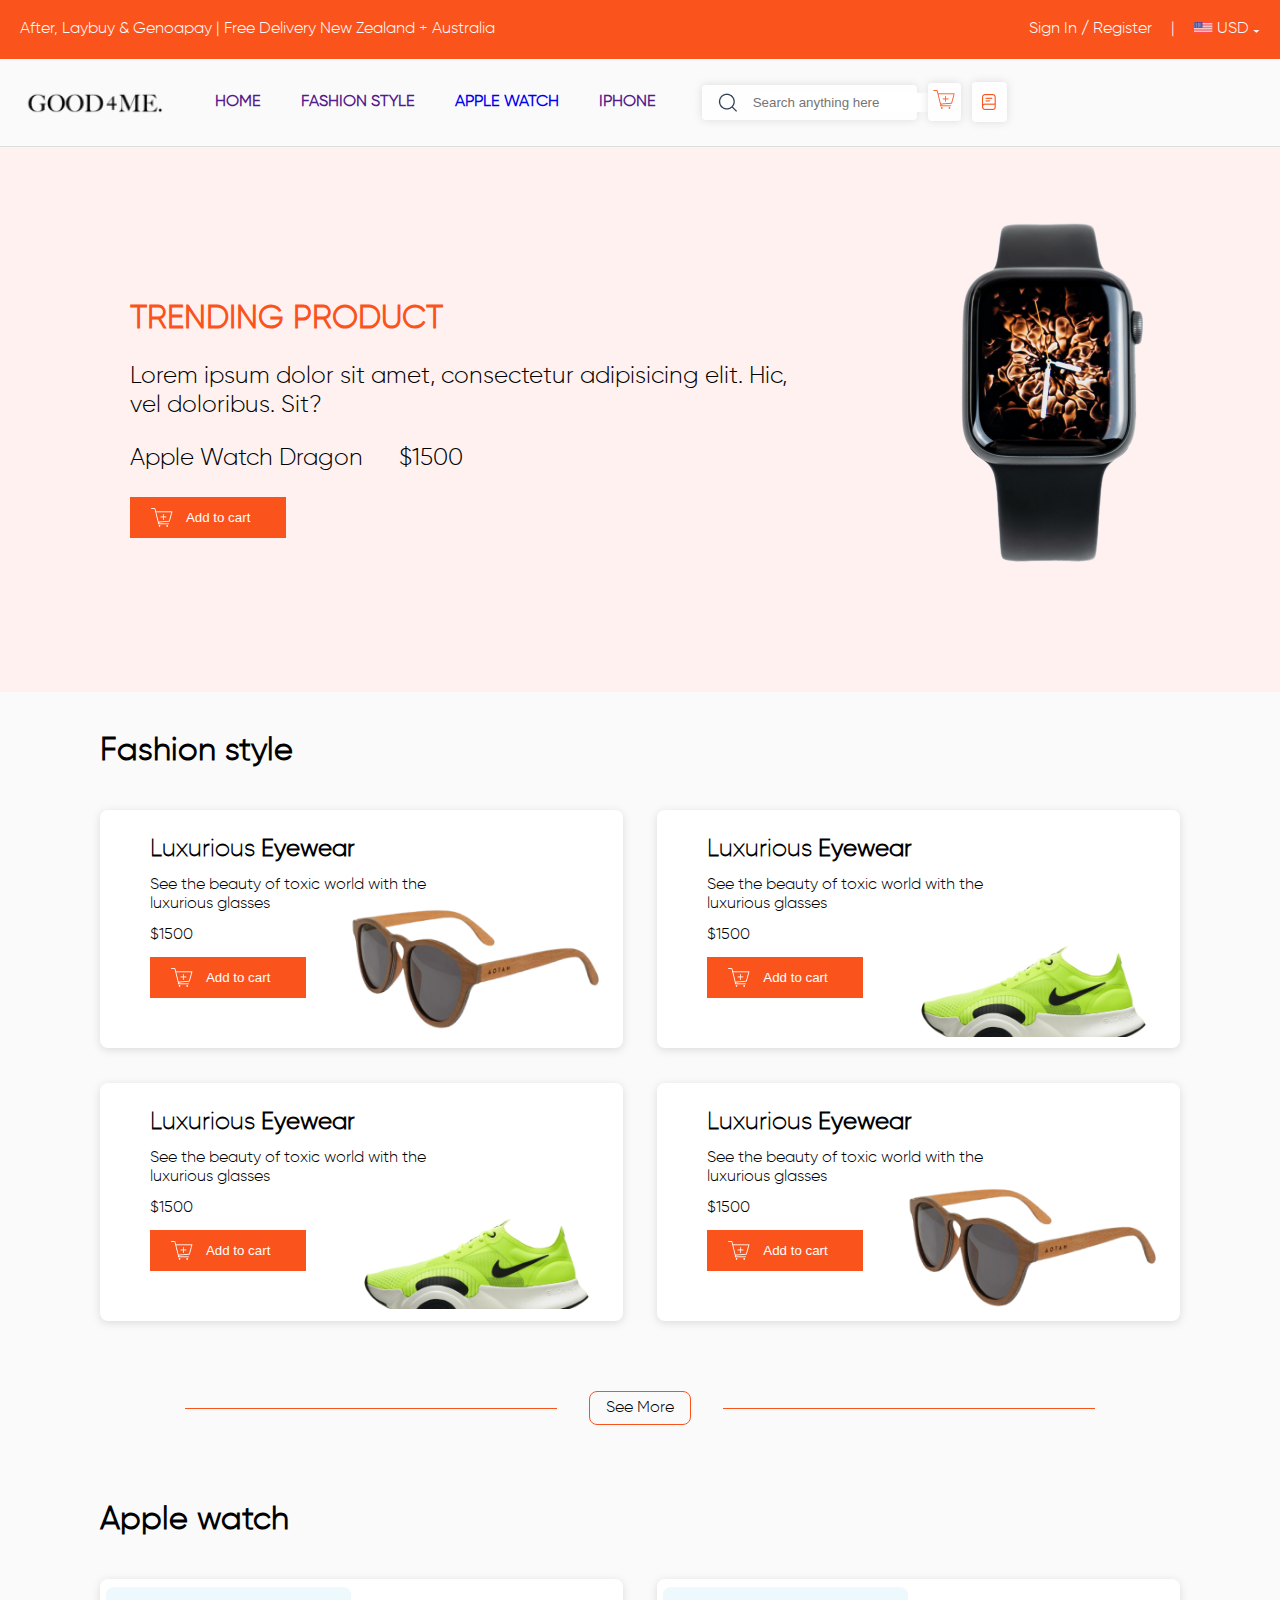
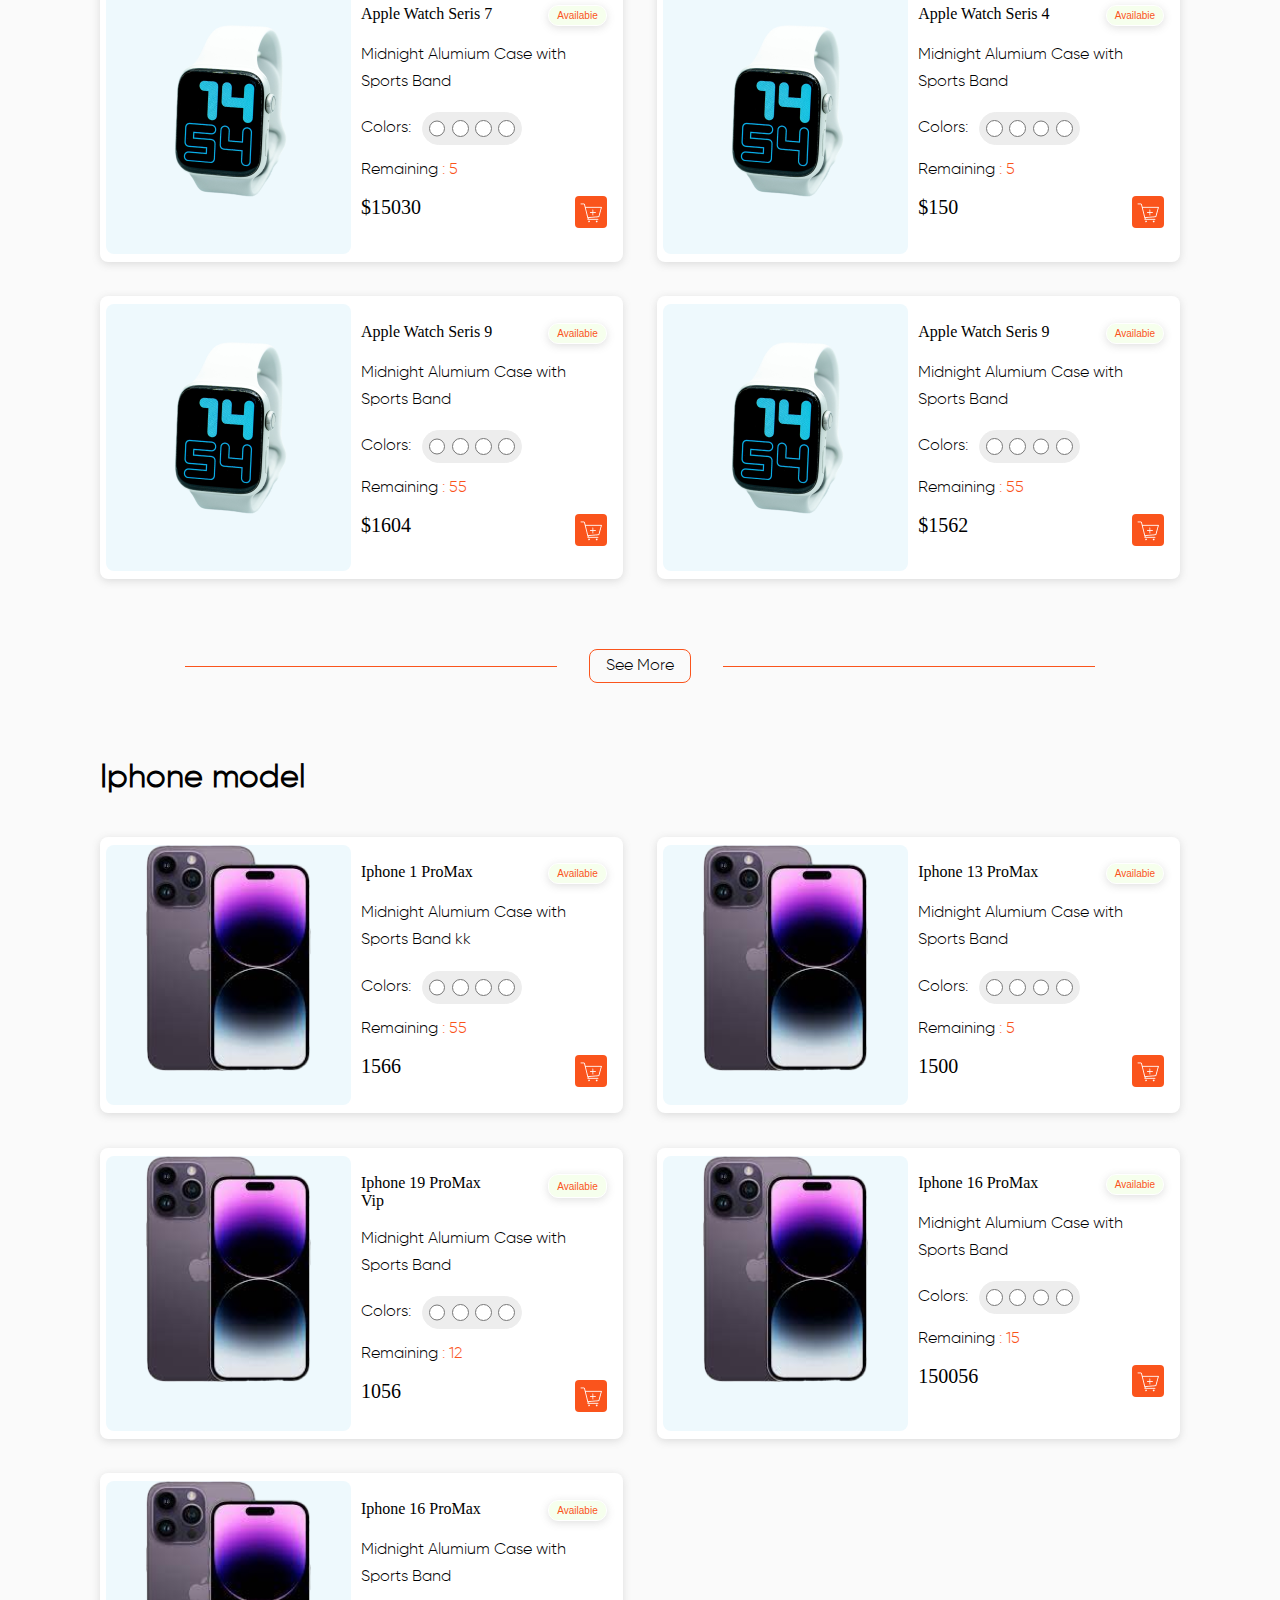
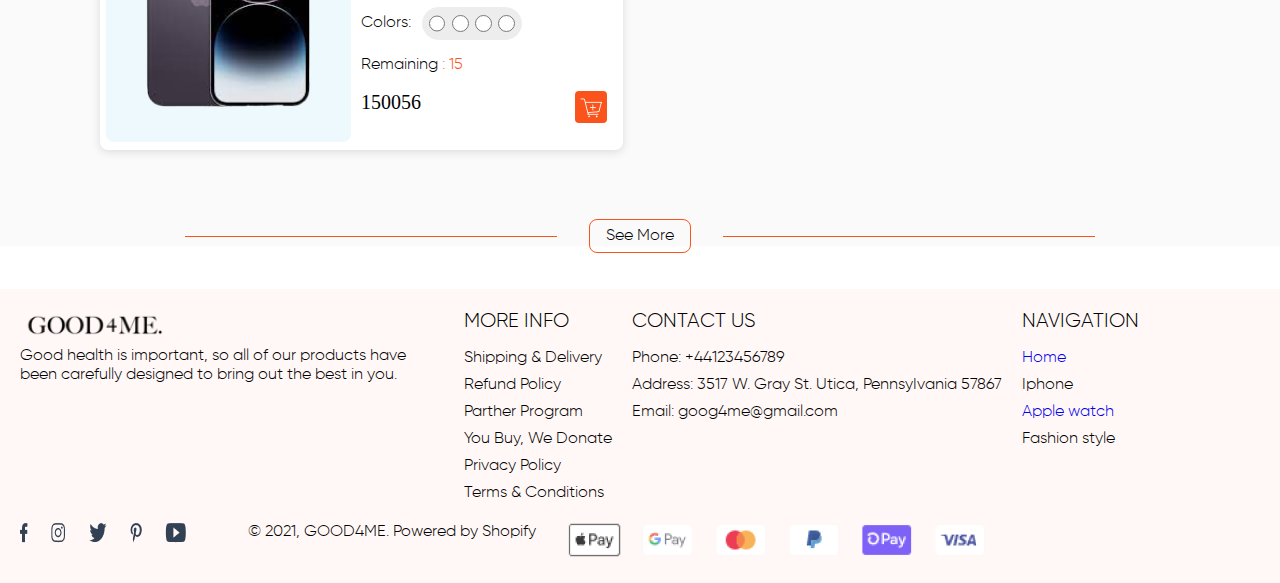
<file: index.html>
<!DOCTYPE html>
<html lang="en">
<head>
    <meta charset="UTF-8">
    <meta name="viewport" content="width=device-width, initial-scale=1.0">
    <title>Document</title>
    <link rel="stylesheet" href="styles.css">
    <link href='https://unpkg.com/boxicons@2.1.4/css/boxicons.min.css' rel='stylesheet'>
</head>
<body>
    <div class="header">
        <div class="header-wapper-top">
            <div class="container">
                <div class="headerTop">
                    <p class="container-title">
                        After, Laybuy & Genoapay | Free Delivery New Zealand + Australia
                    </p>
                    <div class="container-auth">
                        <a href="">Sign In</a>
                        <span>/</span>
                        <a href="">Register</a>
                        <span class="container-auth-gap"> | </span>
                        <img src="./image/Group 1.png" alt="">
                        <span>USD</span>
                        <a href="" class="muiten">
                            <img src="./image/Group.png" alt="">
                        </a>
                        
                    </div>
                </div>
            </div>
        </div>
        
        <div class="header-wapper-bottom">
            <div class="container">
                <div class="headerBottom">
                    <div class="logo">
                        <img src="./image/Logo_-_Good4Me_140x 1.png" alt="">
                    </div>
                    <nav class="nav-bar">
                        <ul>
                            <li class="nav-bar-item">
                                <a href="">HOME</a>
                            </li>
                            <li class="nav-bar-item">
                                <a href="">FASHION STYLE</a>
                            </li>
                            <li class="nav-bar-item">
                                <a href="category.html">APPLE WATCH</a>
                            </li>
                            <li class="nav-bar-item">
                                <a href="">IPHONE</a>
                            </li>
                        </ul>
                    </nav>
                    
                    <div class="search">
                        <div class="search-item">
                            <img class="search-img" src="./image/Group (1).png" alt="">
                        
                            <input type="search" name="" id="" placeholder="Search anything here">
                        </div>

                        <a href="mycart.html" class="cart-icon">
                            <img src="./image/add-cart.png" alt="">
                        </a>
                        
                        <a href="payment.html" class="book-icon">
                            <img src="./image/🦆 icon _book_.png" alt="">
                        </a>
                    </div>
                        
                            
                    
                        
                </div>
            </div>
        </div>
    </div>
        
    
    <main>
        <section class="trending">
            <div class="container-trending">
                <div class="trending-poduct">
                    <h1 class="trending-product-title">TRENDING PRODUCT</h1>
                    <p class="trending-product-desc">
                        Lorem ipsum dolor sit amet, consectetur adipisicing elit. Hic, vel doloribus. Sit?
                    </p>
                    <p class="trending-product-price">
                      Apple Watch Dragon &emsp; $1500  
                    </p>
                    <div class="btn-cart">
                        <img src="./image/add-cart-btn.png" alt="">
                        <button class="btn btn-primary">Add to cart</button>
                    </div>
                    
                </div>
                <div class="trending-image">
                    <img src="./image/Product image on slider.png" alt="">
                </div>
            </div>
            
        </section>

        <section class="product">
            <div class="container-product">
                <div class="fashion">
                    <h1 class="fashion-title">
                        <p>Fashion style</p>
                        
                    </h1>
                    
                    <div class="fashion-item">

                        <div class="fashion-item-box">
                            <h1 class="fashion-item-box-title">
                                <span>Luxurious</span> Eyewear
                            </h1>
                            <p class="fashion-item-box-desc">
                                See the beauty of toxic world with the luxurious glasses
                            </p>
                            <p class="fashion-item-box-price">$1500</p>
                            <div class="btn-cart">
                                <img src="./image/add-cart-btn.png" alt="">
                                <button class="btn btn-primary">Add to cart</button>
                            </div>
                            <div class="fashion-item-box-img">
                                <img src="./image/image 7.png" alt="">

                            </div>
                        </div>

                        <div class="fashion-item-box">
                            <h1 class="fashion-item-box-title">
                                <span>Luxurious</span> Eyewear
                            </h1>
                            <p class="fashion-item-box-desc">
                                See the beauty of toxic world with the luxurious glasses
                            </p>
                            <p class="fashion-item-box-price">$1500</p>
                            <div class="btn-cart">
                                <img src="./image/add-cart-btn.png" alt="">
                                <button class="btn btn-primary">Add to cart</button>
                            </div>
                            <img class="fashion-item-box-img" src="./image/unsplash_kP6knT7tjn4.png" alt="">
                        </div>

                        <div class="fashion-item-box">
                            <h1 class="fashion-item-box-title">
                                <span>Luxurious</span> Eyewear
                            </h1>
                            <p class="fashion-item-box-desc">
                                See the beauty of toxic world with the luxurious glasses
                            </p>
                            <p class="fashion-item-box-price">$1500</p>
                            <div class="btn-cart">
                                <img src="./image/add-cart-btn.png" alt="">
                                <button class="btn btn-primary">Add to cart</button>
                            </div>
                            <img class="fashion-item-box-img" src="./image/unsplash_kP6knT7tjn4.png" alt="">
                        </div>

                        <div class="fashion-item-box">
                            <h1 class="fashion-item-box-title">
                                <span>Luxurious</span> Eyewear
                            </h1>
                            <p class="fashion-item-box-desc">
                                See the beauty of toxic world with the luxurious glasses
                            </p>
                            <p class="fashion-item-box-price">$1500</p>
                            <div class="btn-cart">
                                <img src="./image/add-cart-btn.png" alt="">
                                <button class="btn btn-primary">Add to cart</button>
                            </div>
                            <img class="fashion-item-box-img" src="./image/image 7.png" alt="">
                        </div>
                        
                    </div>
                </div>

                <div class="see-more">
                    <a class="see-more-btn">See More</a>
                </div>
                
                <div class="fashion">
                    <h1 class="fashion-title">
                        <p>Apple watch</p>
                        
                    </h1>
                    
                    <div id="apple-item" class="apple-item">

                    </div>
                </div>

                <div class="see-more">
                    <a class="see-more-btn">See More</a>
                </div>

                <div class="fashion">
                    <h1 class="fashion-title">
                        <p>Iphone model</p>
                        
                    </h1>
                    
                    <div id="iphone-item" class="apple-item">

                        

                       
                        
                    </div>
                </div>

                <div class="see-more">
                    <a class="see-more-btn">See More</a>
                </div>
                
                
            </div>

        </section>
    </main>

    <footer>
        <div class="footer-container">
            <div class="footer-top">
                <div id="footer-top-width" class="footer-top-logo">
                    <img src="./image/Logo_-_Good4Me_140x 1.png" alt="">
                    <p>Good health is important, so all of our products have been carefully designed to bring out the best in you.</p>
                </div>
                <div id="footer-top-width" class="footer-top-more">
                    <p class="footer-top-more-title">MORE INFO</p>
                    <a>Shipping & Delivery</a>
                    <a>Refund Policy</a>
                    <a>Parther Program</a>
                    <a>You Buy, We Donate</a>
                    <a>Privacy Policy</a>
                    <a>Terms & Conditions</a>
                </div>
                <div id="footer-top-width" class="footer-top-more">
                    <p class="footer-top-more-title">CONTACT US</p>
                    <p>Phone: +44123456789</p>
                    <p>Address: 3517 W. Gray St. Utica, PennsyIvania 57867</p>
                    <p>Email: goog4me@gmail.com</p>
                </div>
                <div id="footer-top-width" class="footer-top-more">
                    <p class="footer-top-more-title">NAVIGATION</p>
                    <a href="home.html">Home</a>
                    <a>Iphone</a>
                    <a href="category.html">Apple watch</a>
                    <a>Fashion style</a>
                </div>
            </div>
        </div>
        <div class="footer-container">
            <div class="footer-bottom">
                <div class="footer-bottom-icon1">
                    <img src="./image/face.png" alt="">
                    <img src="./image/insta.png" alt="">
                    <img src="./image/twwiter.png" alt="">
                    <img src="./image/Group (2).png" alt="">
                    <img src="./image/youtobe.png" alt="">
                </div>
                <div class="footer-bottom-text">
                    <p>© 2021, GOOD4ME. Powered by Shopify</p>
                </div>
                <div class="footer-bottom-icon2">
                    <img src="./image/Screenshot-2021-01-26-at-2.46 1.png" alt="">
                </div>
            </div>
        </div>
    </footer>

    <script src="./home.js"></script>
</body>
</html>
</file>
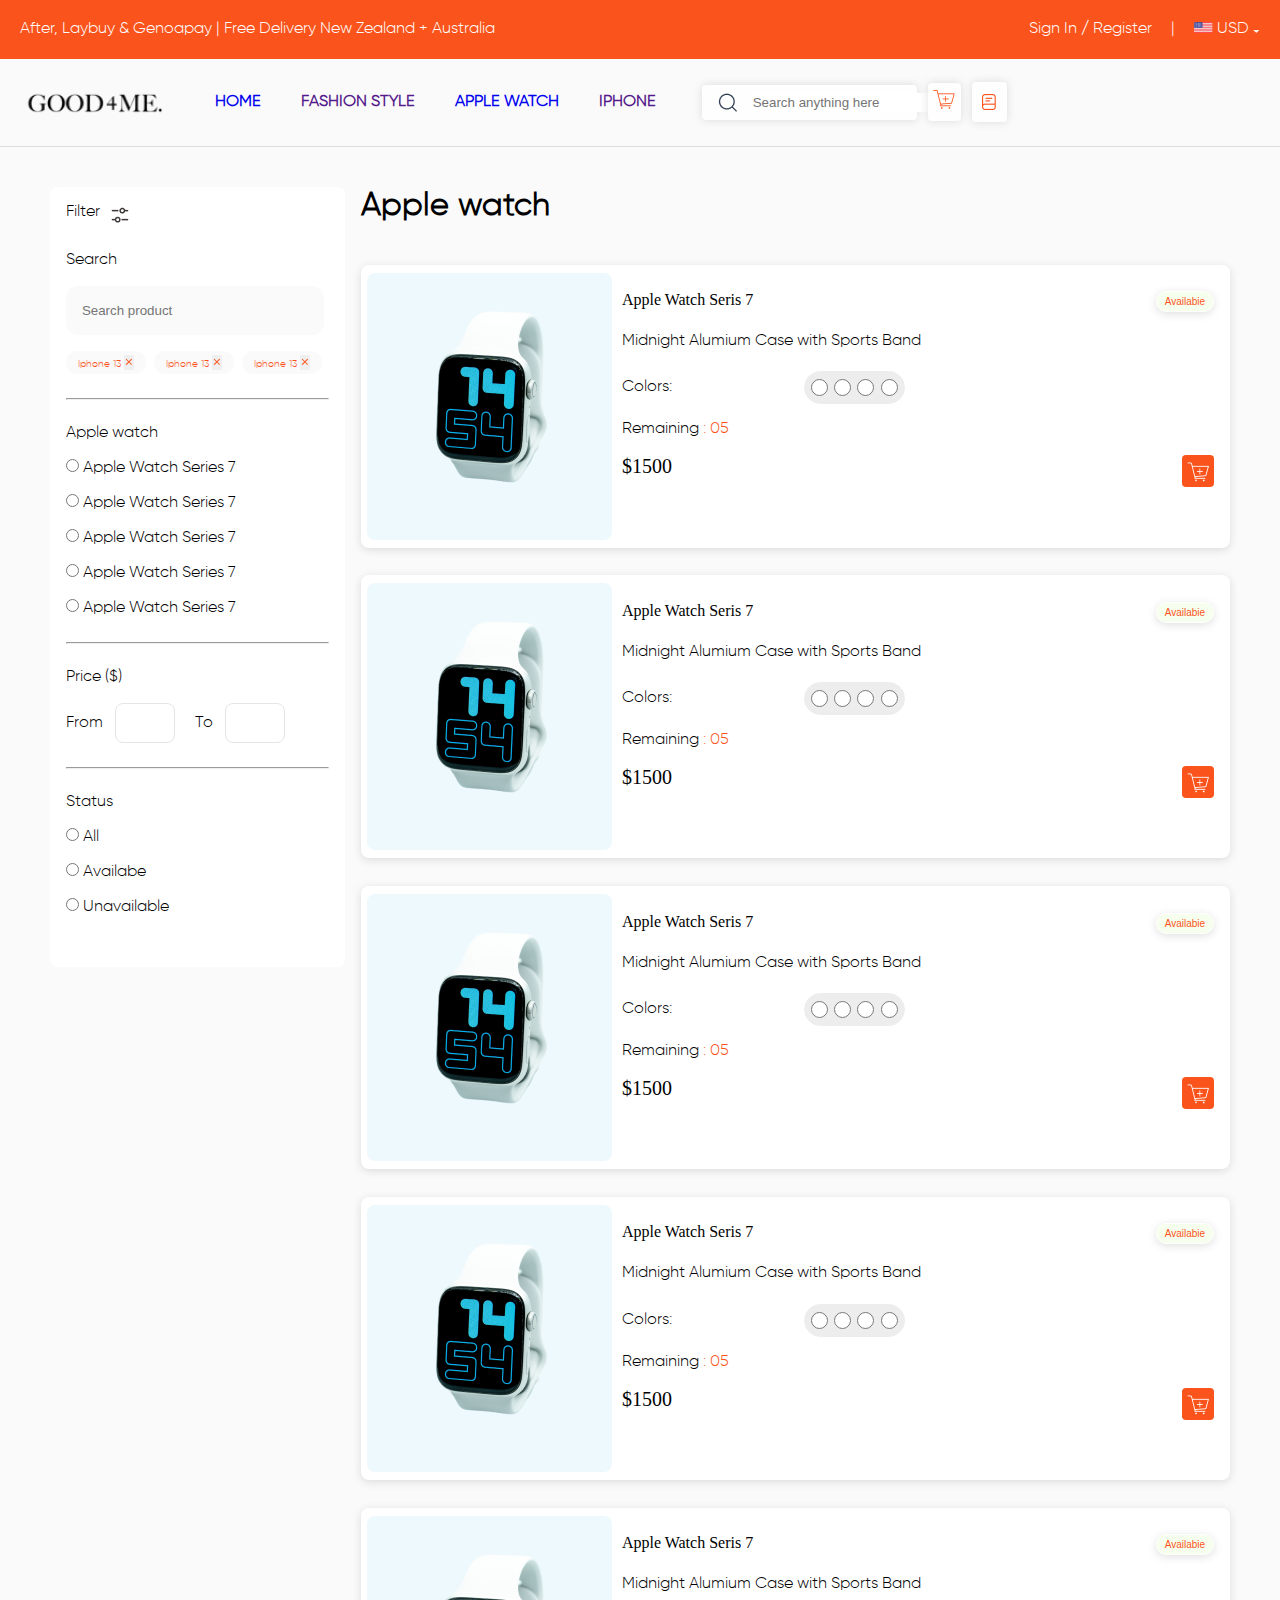
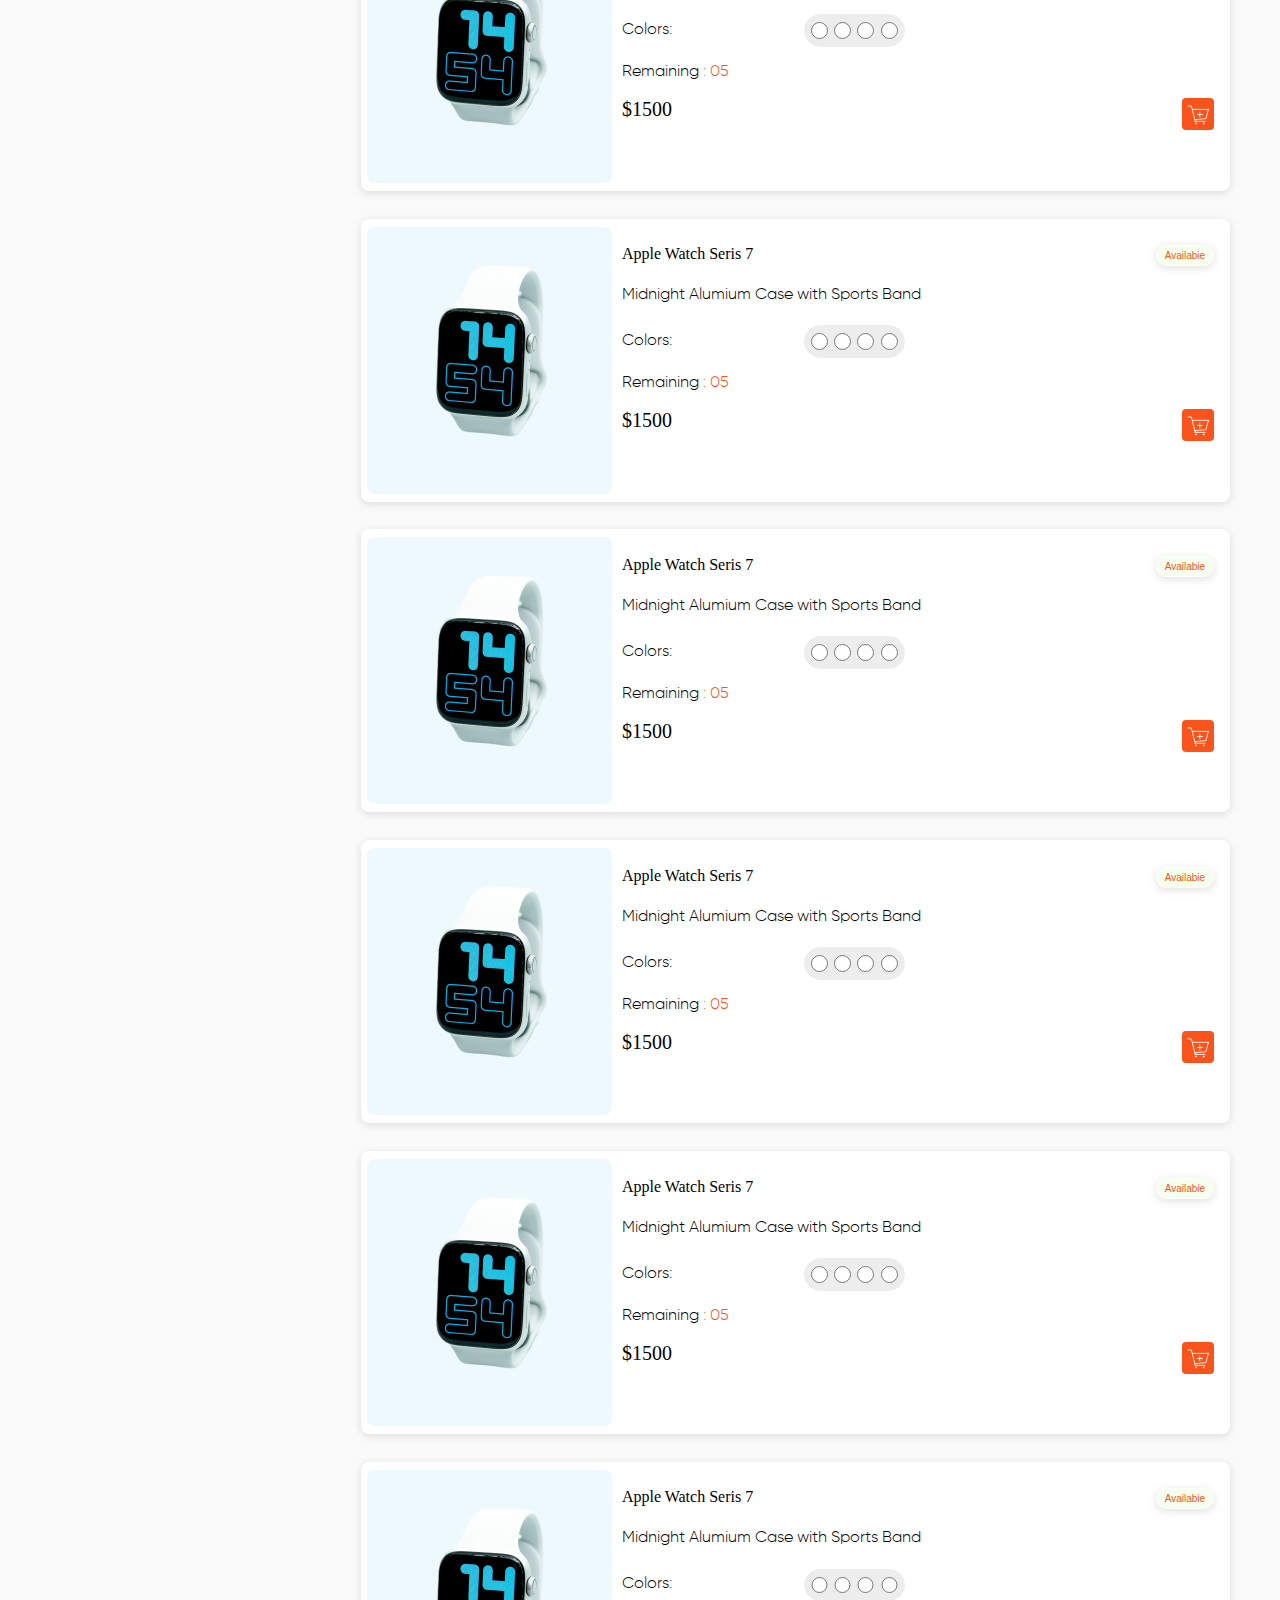
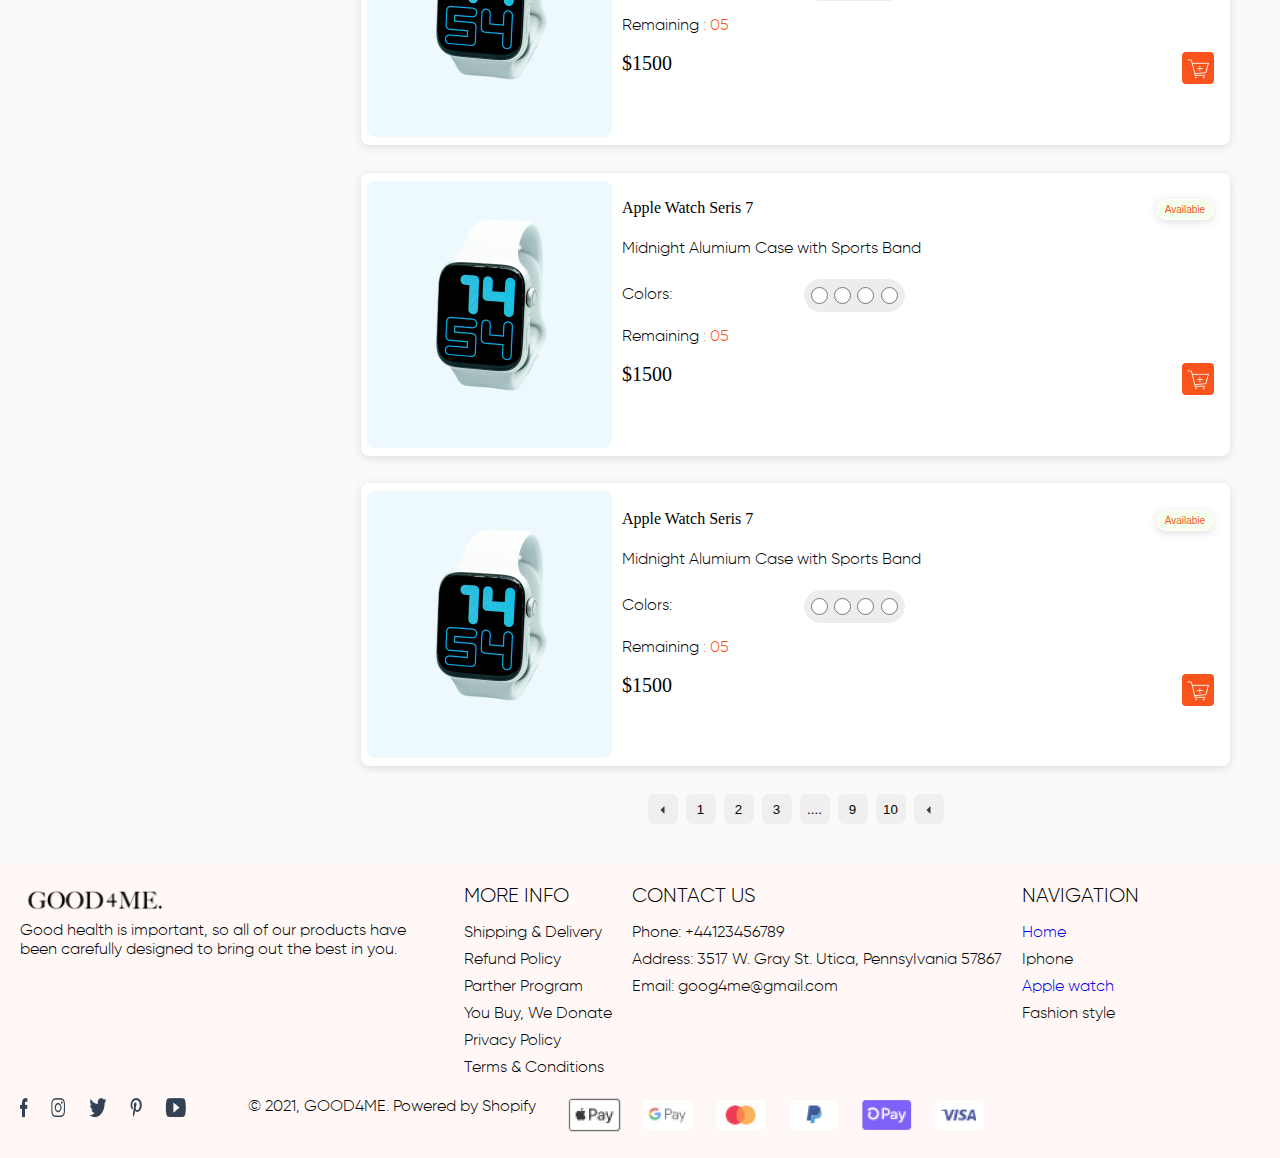
<file: category.html>
<!DOCTYPE html>
<html lang="en">
<head>
    <meta charset="UTF-8">
    <meta name="viewport" content="width=device-width, initial-scale=1.0">
    <title>Document</title>
    <link rel="stylesheet" href="styles.css">
    <link rel="stylesheet" href="category.css">
    <link href='https://unpkg.com/boxicons@2.1.4/css/boxicons.min.css' rel='stylesheet'>
</head>
<body>
    <div class="header">
        <div class="header-wapper-top">
            <div class="container">
                <div class="headerTop">
                    <p class="container-title">
                        After, Laybuy & Genoapay | Free Delivery New Zealand + Australia
                    </p>
                    <div class="container-auth">
                        <a href="">Sign In</a>
                        <span>/</span>
                        <a href="">Register</a>
                        <span class="container-auth-gap"> | </span>
                        <img src="./image/Group 1.png" alt="">
                        <span>USD</span>
                        <a href="" class="muiten">
                            <img src="./image/Group.png" alt="">
                        </a>
                        
                    </div>
                </div>
            </div>
        </div>
        
        <div class="header-wapper-bottom">
            <div class="container">
                <div class="headerBottom">
                    <div class="logo">
                        <img src="./image/Logo_-_Good4Me_140x 1.png" alt="">
                    </div>
                    <nav class="nav-bar">
                        <ul>
                            <li class="nav-bar-item">
                                <a href="home.html">HOME</a>
                            </li>
                            <li class="nav-bar-item">
                                <a href="">FASHION STYLE</a>
                            </li>
                            <li class="nav-bar-item">
                                <a href="category.html">APPLE WATCH</a>
                            </li>
                            <li class="nav-bar-item">
                                <a href="">IPHONE</a>
                            </li>
                        </ul>
                    </nav>
                    
                    <div class="search">
                        <div class="search-item">
                            <img class="search-img" src="./image/Group (1).png" alt="">
                        
                            <input type="search" name="" id="" placeholder="Search anything here">
                        </div>

                        <a href="" class="cart-icon">
                            <img src="./image/add-cart.png" alt="">
                        </a>
                        
                        <a href="payment.html" class="book-icon">
                            <img src="./image/🦆 icon _book_.png" alt="">
                        </a>
                    </div>
                        
                            
                    
                        
                </div>
            </div>
        </div>
    </div>

    <main>
        <section>
            <div class="category-container">
                <div class="category-filter">
                    <div class="category-filter-title">
                        <span>Filter</span>
                        <img src="./image/52.png" alt="">
                    </div>
                    
                    <div class="category-filter-search">
                        <p>Search</p>
                        <input type="search" name="" placeholder="Search product" id="">
                        <div class="category-filter-search-hint">
                            <div class="category-filter-search-hint-btn">
                                <span>Iphone 13</span>
                                <button>
                                    <img src="./image/68.png" alt="">
                                </button>
                            </div>
                            <div class="category-filter-search-hint-btn">
                                <span>Iphone 13</span>
                                <button>
                                    <img src="./image/68.png" alt="">
                                </button>
                            </div>
                            <div class="category-filter-search-hint-btn">
                                <span>Iphone 13</span>
                                <button>
                                    <img src="./image/68.png" alt="">
                                </button>
                            </div>
                            
                            
                        </div> 
                    </div>
                    

                    <hr>
                    
                    <div class="category-filter-apple">
                        <p>Apple watch</p>
                        <div>
                            <input type="radio" name="apple-series">
                            <span>Apple Watch Series 7</span>
                        </div>
                        <div>
                            <input type="radio" name="apple-series">
                            <span>Apple Watch Series 7</span>
                        </div>
                        <div>
                            <input type="radio" name="apple-series">
                            <span>Apple Watch Series 7</span>
                        </div>
                        <div>
                            <input type="radio" name="apple-series">
                            <span>Apple Watch Series 7</span>
                        </div>
                        <div>
                            <input type="radio" name="apple-series">
                            <span>Apple Watch Series 7</span>
                        </div>

                        
                    </div>

                    <hr>
                    
                    <div class="category-filter-price">
                        <p>Price ($)</p>
                        <div class="category-filter-price-from">
                            <span>From</span>
                            <input type="number">
                            <span>To</span>
                            <input type="number" name="" id="">
                        </div>
                    </div>

                    <hr>

                    <div class="category-filter-apple">
                        <p>Status</p>
                        <div>
                            <input type="radio" name="apple-series">
                            <span>All</span>
                        </div>
                        <div>
                            <input type="radio" name="apple-series">
                            <span>Availabe</span>
                        </div>
                        <div>
                            <input type="radio" name="apple-series">
                            <span>Unavailable</span>
                        </div>

                        
                    </div>

                </div>

                <div class="fashion">
                    <h1 class="fashion-title">
                        <p>Apple watch</p>
                        
                    </h1>
                    
                    <div class="apple-item">

                        <div class="apple-item-box">
                            <div class="app-item-box-image">
                                <img src="./image/unsplash_h1MnFsRI-_I.png" alt="">

                            </div>
                            <div class="apple-item-box-info">
                                <div class="apple-item-box-info-name">
                                    <p>Apple Watch Seris 7</p>
                                    <button>Availabie</button>
                                </div>
                                <p class="apple-item-box-info-desc">Midnight Alumium Case with Sports Band</p>
                                <div class="apple-item-box-info-color">
                                    <div class="apple-item-radio-title">
                                        <p>Colors: </p>
                                    </div>
                                    
                                    <div class="apple-item-radio">
                                        <input type="radio" name="apple-item-radio">
                                        <input type="radio" name="apple-item-radio">
                                        <input type="radio" name="apple-item-radio">
                                        <input type="radio" name="apple-item-radio">
                                    </div>
                                    <div style="width: 30%;">

                                    </div>
                                    
                                </div>
                                <p class="apple-item-box-info-remaining">Remaining <span>: 05</span></p>
                                <div class="apple-item-box-info-price">
                                    <p>$1500</p>
                                    <button class="apple-item-box-info-price-btn">
                                        <img src="./image/Shape.png" alt="">
                                    </button>
                                </div>
                            </div>
                        </div>
                        <div class="apple-item-box">
                            <div class="app-item-box-image">
                                <img src="./image/unsplash_h1MnFsRI-_I.png" alt="">

                            </div>
                            <div class="apple-item-box-info">
                                <div class="apple-item-box-info-name">
                                    <p>Apple Watch Seris 7</p>
                                    <button>Availabie</button>
                                </div>
                                <p class="apple-item-box-info-desc">Midnight Alumium Case with Sports Band</p>
                                <div class="apple-item-box-info-color">
                                    <div class="apple-item-radio-title">
                                        <p>Colors: </p>
                                    </div>
                                    
                                    <div class="apple-item-radio">
                                        <input type="radio" name="apple-item-radio">
                                        <input type="radio" name="apple-item-radio">
                                        <input type="radio" name="apple-item-radio">
                                        <input type="radio" name="apple-item-radio">
                                    </div>
                                    <div style="width: 30%;">

                                    </div>
                                    
                                </div>
                                <p class="apple-item-box-info-remaining">Remaining <span>: 05</span></p>
                                <div class="apple-item-box-info-price">
                                    <p>$1500</p>
                                    <button class="apple-item-box-info-price-btn">
                                        <img src="./image/Shape.png" alt="">
                                    </button>
                                </div>
                            </div>
                        </div>
                        <div class="apple-item-box">
                            <div class="app-item-box-image">
                                <img src="./image/unsplash_h1MnFsRI-_I.png" alt="">

                            </div>
                            <div class="apple-item-box-info">
                                <div class="apple-item-box-info-name">
                                    <p>Apple Watch Seris 7</p>
                                    <button>Availabie</button>
                                </div>
                                <p class="apple-item-box-info-desc">Midnight Alumium Case with Sports Band</p>
                                <div class="apple-item-box-info-color">
                                    <div class="apple-item-radio-title">
                                        <p>Colors: </p>
                                    </div>
                                    
                                    <div class="apple-item-radio">
                                        <input type="radio" name="apple-item-radio">
                                        <input type="radio" name="apple-item-radio">
                                        <input type="radio" name="apple-item-radio">
                                        <input type="radio" name="apple-item-radio">
                                    </div>
                                    <div style="width: 30%;">

                                    </div>
                                    
                                </div>
                                <p class="apple-item-box-info-remaining">Remaining <span>: 05</span></p>
                                <div class="apple-item-box-info-price">
                                    <p>$1500</p>
                                    <button class="apple-item-box-info-price-btn">
                                        <img src="./image/Shape.png" alt="">
                                    </button>
                                </div>
                            </div>
                        </div>
                        <div class="apple-item-box">
                            <div class="app-item-box-image">
                                <img src="./image/unsplash_h1MnFsRI-_I.png" alt="">

                            </div>
                            <div class="apple-item-box-info">
                                <div class="apple-item-box-info-name">
                                    <p>Apple Watch Seris 7</p>
                                    <button>Availabie</button>
                                </div>
                                <p class="apple-item-box-info-desc">Midnight Alumium Case with Sports Band</p>
                                <div class="apple-item-box-info-color">
                                    <div class="apple-item-radio-title">
                                        <p>Colors: </p>
                                    </div>
                                    
                                    <div class="apple-item-radio">
                                        <input type="radio" name="apple-item-radio">
                                        <input type="radio" name="apple-item-radio">
                                        <input type="radio" name="apple-item-radio">
                                        <input type="radio" name="apple-item-radio">
                                    </div>
                                    <div style="width: 30%;">

                                    </div>
                                    
                                </div>
                                <p class="apple-item-box-info-remaining">Remaining <span>: 05</span></p>
                                <div class="apple-item-box-info-price">
                                    <p>$1500</p>
                                    <button class="apple-item-box-info-price-btn">
                                        <img src="./image/Shape.png" alt="">
                                    </button>
                                </div>
                            </div>
                        </div>
                        <div class="apple-item-box">
                            <div class="app-item-box-image">
                                <img src="./image/unsplash_h1MnFsRI-_I.png" alt="">

                            </div>
                            <div class="apple-item-box-info">
                                <div class="apple-item-box-info-name">
                                    <p>Apple Watch Seris 7</p>
                                    <button>Availabie</button>
                                </div>
                                <p class="apple-item-box-info-desc">Midnight Alumium Case with Sports Band</p>
                                <div class="apple-item-box-info-color">
                                    <div class="apple-item-radio-title">
                                        <p>Colors: </p>
                                    </div>
                                    
                                    <div class="apple-item-radio">
                                        <input type="radio" name="apple-item-radio">
                                        <input type="radio" name="apple-item-radio">
                                        <input type="radio" name="apple-item-radio">
                                        <input type="radio" name="apple-item-radio">
                                    </div>
                                    <div style="width: 30%;">

                                    </div>
                                    
                                </div>
                                <p class="apple-item-box-info-remaining">Remaining <span>: 05</span></p>
                                <div class="apple-item-box-info-price">
                                    <p>$1500</p>
                                    <button class="apple-item-box-info-price-btn">
                                        <img src="./image/Shape.png" alt="">
                                    </button>
                                </div>
                            </div>
                        </div>
                        <div class="apple-item-box">
                            <div class="app-item-box-image">
                                <img src="./image/unsplash_h1MnFsRI-_I.png" alt="">

                            </div>
                            <div class="apple-item-box-info">
                                <div class="apple-item-box-info-name">
                                    <p>Apple Watch Seris 7</p>
                                    <button>Availabie</button>
                                </div>
                                <p class="apple-item-box-info-desc">Midnight Alumium Case with Sports Band</p>
                                <div class="apple-item-box-info-color">
                                    <div class="apple-item-radio-title">
                                        <p>Colors: </p>
                                    </div>
                                    
                                    <div class="apple-item-radio">
                                        <input type="radio" name="apple-item-radio">
                                        <input type="radio" name="apple-item-radio">
                                        <input type="radio" name="apple-item-radio">
                                        <input type="radio" name="apple-item-radio">
                                    </div>
                                    <div style="width: 30%;">

                                    </div>
                                    
                                </div>
                                <p class="apple-item-box-info-remaining">Remaining <span>: 05</span></p>
                                <div class="apple-item-box-info-price">
                                    <p>$1500</p>
                                    <button class="apple-item-box-info-price-btn">
                                        <img src="./image/Shape.png" alt="">
                                    </button>
                                </div>
                            </div>
                        </div>
                        <div class="apple-item-box">
                            <div class="app-item-box-image">
                                <img src="./image/unsplash_h1MnFsRI-_I.png" alt="">

                            </div>
                            <div class="apple-item-box-info">
                                <div class="apple-item-box-info-name">
                                    <p>Apple Watch Seris 7</p>
                                    <button>Availabie</button>
                                </div>
                                <p class="apple-item-box-info-desc">Midnight Alumium Case with Sports Band</p>
                                <div class="apple-item-box-info-color">
                                    <div class="apple-item-radio-title">
                                        <p>Colors: </p>
                                    </div>
                                    
                                    <div class="apple-item-radio">
                                        <input type="radio" name="apple-item-radio">
                                        <input type="radio" name="apple-item-radio">
                                        <input type="radio" name="apple-item-radio">
                                        <input type="radio" name="apple-item-radio">
                                    </div>
                                    <div style="width: 30%;">

                                    </div>
                                    
                                </div>
                                <p class="apple-item-box-info-remaining">Remaining <span>: 05</span></p>
                                <div class="apple-item-box-info-price">
                                    <p>$1500</p>
                                    <button class="apple-item-box-info-price-btn">
                                        <img src="./image/Shape.png" alt="">
                                    </button>
                                </div>
                            </div>
                        </div>
                        <div class="apple-item-box">
                            <div class="app-item-box-image">
                                <img src="./image/unsplash_h1MnFsRI-_I.png" alt="">

                            </div>
                            <div class="apple-item-box-info">
                                <div class="apple-item-box-info-name">
                                    <p>Apple Watch Seris 7</p>
                                    <button>Availabie</button>
                                </div>
                                <p class="apple-item-box-info-desc">Midnight Alumium Case with Sports Band</p>
                                <div class="apple-item-box-info-color">
                                    <div class="apple-item-radio-title">
                                        <p>Colors: </p>
                                    </div>
                                    
                                    <div class="apple-item-radio">
                                        <input type="radio" name="apple-item-radio">
                                        <input type="radio" name="apple-item-radio">
                                        <input type="radio" name="apple-item-radio">
                                        <input type="radio" name="apple-item-radio">
                                    </div>
                                    <div style="width: 30%;">

                                    </div>
                                    
                                </div>
                                <p class="apple-item-box-info-remaining">Remaining <span>: 05</span></p>
                                <div class="apple-item-box-info-price">
                                    <p>$1500</p>
                                    <button class="apple-item-box-info-price-btn">
                                        <img src="./image/Shape.png" alt="">
                                    </button>
                                </div>
                            </div>
                        </div>
                        <div class="apple-item-box">
                            <div class="app-item-box-image">
                                <img src="./image/unsplash_h1MnFsRI-_I.png" alt="">

                            </div>
                            <div class="apple-item-box-info">
                                <div class="apple-item-box-info-name">
                                    <p>Apple Watch Seris 7</p>
                                    <button>Availabie</button>
                                </div>
                                <p class="apple-item-box-info-desc">Midnight Alumium Case with Sports Band</p>
                                <div class="apple-item-box-info-color">
                                    <div class="apple-item-radio-title">
                                        <p>Colors: </p>
                                    </div>
                                    
                                    <div class="apple-item-radio">
                                        <input type="radio" name="apple-item-radio">
                                        <input type="radio" name="apple-item-radio">
                                        <input type="radio" name="apple-item-radio">
                                        <input type="radio" name="apple-item-radio">
                                    </div>
                                    <div style="width: 30%;">

                                    </div>
                                    
                                </div>
                                <p class="apple-item-box-info-remaining">Remaining <span>: 05</span></p>
                                <div class="apple-item-box-info-price">
                                    <p>$1500</p>
                                    <button class="apple-item-box-info-price-btn">
                                        <img src="./image/Shape.png" alt="">
                                    </button>
                                </div>
                            </div>
                        </div>
                        <div class="apple-item-box">
                            <div class="app-item-box-image">
                                <img src="./image/unsplash_h1MnFsRI-_I.png" alt="">

                            </div>
                            <div class="apple-item-box-info">
                                <div class="apple-item-box-info-name">
                                    <p>Apple Watch Seris 7</p>
                                    <button>Availabie</button>
                                </div>
                                <p class="apple-item-box-info-desc">Midnight Alumium Case with Sports Band</p>
                                <div class="apple-item-box-info-color">
                                    <div class="apple-item-radio-title">
                                        <p>Colors: </p>
                                    </div>
                                    
                                    <div class="apple-item-radio">
                                        <input type="radio" name="apple-item-radio">
                                        <input type="radio" name="apple-item-radio">
                                        <input type="radio" name="apple-item-radio">
                                        <input type="radio" name="apple-item-radio">
                                    </div>
                                    <div style="width: 30%;">

                                    </div>
                                    
                                </div>
                                <p class="apple-item-box-info-remaining">Remaining <span>: 05</span></p>
                                <div class="apple-item-box-info-price">
                                    <p>$1500</p>
                                    <button class="apple-item-box-info-price-btn">
                                        <img src="./image/Shape.png" alt="">
                                    </button>
                                </div>
                            </div>
                        </div>
                        <div class="apple-item-box">
                            <div class="app-item-box-image">
                                <img src="./image/unsplash_h1MnFsRI-_I.png" alt="">

                            </div>
                            <div class="apple-item-box-info">
                                <div class="apple-item-box-info-name">
                                    <p>Apple Watch Seris 7</p>
                                    <button>Availabie</button>
                                </div>
                                <p class="apple-item-box-info-desc">Midnight Alumium Case with Sports Band</p>
                                <div class="apple-item-box-info-color">
                                    <div class="apple-item-radio-title">
                                        <p>Colors: </p>
                                    </div>
                                    
                                    <div class="apple-item-radio">
                                        <input type="radio" name="apple-item-radio">
                                        <input type="radio" name="apple-item-radio">
                                        <input type="radio" name="apple-item-radio">
                                        <input type="radio" name="apple-item-radio">
                                    </div>
                                    <div style="width: 30%;">

                                    </div>
                                    
                                </div>
                                <p class="apple-item-box-info-remaining">Remaining <span>: 05</span></p>
                                <div class="apple-item-box-info-price">
                                    <p>$1500</p>
                                    <button class="apple-item-box-info-price-btn">
                                        <img src="./image/Shape.png" alt="">
                                    </button>
                                </div>
                            </div>
                        </div>
                        <div class="apple-item-box">
                            <div class="app-item-box-image">
                                <img src="./image/unsplash_h1MnFsRI-_I.png" alt="">

                            </div>
                            <div class="apple-item-box-info">
                                <div class="apple-item-box-info-name">
                                    <p>Apple Watch Seris 7</p>
                                    <button>Availabie</button>
                                </div>
                                <p class="apple-item-box-info-desc">Midnight Alumium Case with Sports Band</p>
                                <div class="apple-item-box-info-color">
                                    <div class="apple-item-radio-title">
                                        <p>Colors: </p>
                                    </div>
                                    
                                    <div class="apple-item-radio">
                                        <input type="radio" name="apple-item-radio">
                                        <input type="radio" name="apple-item-radio">
                                        <input type="radio" name="apple-item-radio">
                                        <input type="radio" name="apple-item-radio">
                                    </div>
                                    <div style="width: 30%;">

                                    </div>
                                    
                                </div>
                                <p class="apple-item-box-info-remaining">Remaining <span>: 05</span></p>
                                <div class="apple-item-box-info-price">
                                    <p>$1500</p>
                                    <button class="apple-item-box-info-price-btn">
                                        <img src="./image/Shape.png" alt="">
                                    </button>
                                </div>
                            </div>
                        </div>

                       
                        
                    </div>

                    <div class="fashion-list">
                        <button><img src="./image/Icon.png" alt=""></button>
                        <button>1</button>
                        <button>2</button>
                        <button>3</button>
                        <button>....</button>
                        <button>9</button>
                        <button>10</button>
                        <button><img src="./image/Icon.png" alt=""></button>
                    </div>
                </div>
            </div>

        </section>
    </main>

    <footer>
        <div class="footer-container">
            <div class="footer-top">
                <div id="footer-top-width" class="footer-top-logo">
                    <img src="./image/Logo_-_Good4Me_140x 1.png" alt="">
                    <p>Good health is important, so all of our products have been carefully designed to bring out the best in you.</p>
                </div>
                <div id="footer-top-width" class="footer-top-more">
                    <p class="footer-top-more-title">MORE INFO</p>
                    <a>Shipping & Delivery</a>
                    <a>Refund Policy</a>
                    <a>Parther Program</a>
                    <a>You Buy, We Donate</a>
                    <a>Privacy Policy</a>
                    <a>Terms & Conditions</a>
                </div>
                <div id="footer-top-width" class="footer-top-more">
                    <p class="footer-top-more-title">CONTACT US</p>
                    <p>Phone: +44123456789</p>
                    <p>Address: 3517 W. Gray St. Utica, PennsyIvania 57867</p>
                    <p>Email: goog4me@gmail.com</p>
                </div>
                <div id="footer-top-width" class="footer-top-more">
                    <p class="footer-top-more-title">NAVIGATION</p>
                    <a href="home.html">Home</a>
                    <a>Iphone</a>
                    <a href="category.html">Apple watch</a>
                    <a>Fashion style</a>
                </div>
            </div>
        </div>
        <div class="footer-container">
            <div class="footer-bottom">
                <div class="footer-bottom-icon1">
                    <img src="./image/face.png" alt="">
                    <img src="./image/insta.png" alt="">
                    <img src="./image/twwiter.png" alt="">
                    <img src="./image/Group (2).png" alt="">
                    <img src="./image/youtobe.png" alt="">
                </div>
                <div class="footer-bottom-text">
                    <p>© 2021, GOOD4ME. Powered by Shopify</p>
                </div>
                <div class="footer-bottom-icon2">
                    <img src="./image/Screenshot-2021-01-26-at-2.46 1.png" alt="">
                </div>
            </div>
        </div>
    </footer>
</body>
</html>
</file>
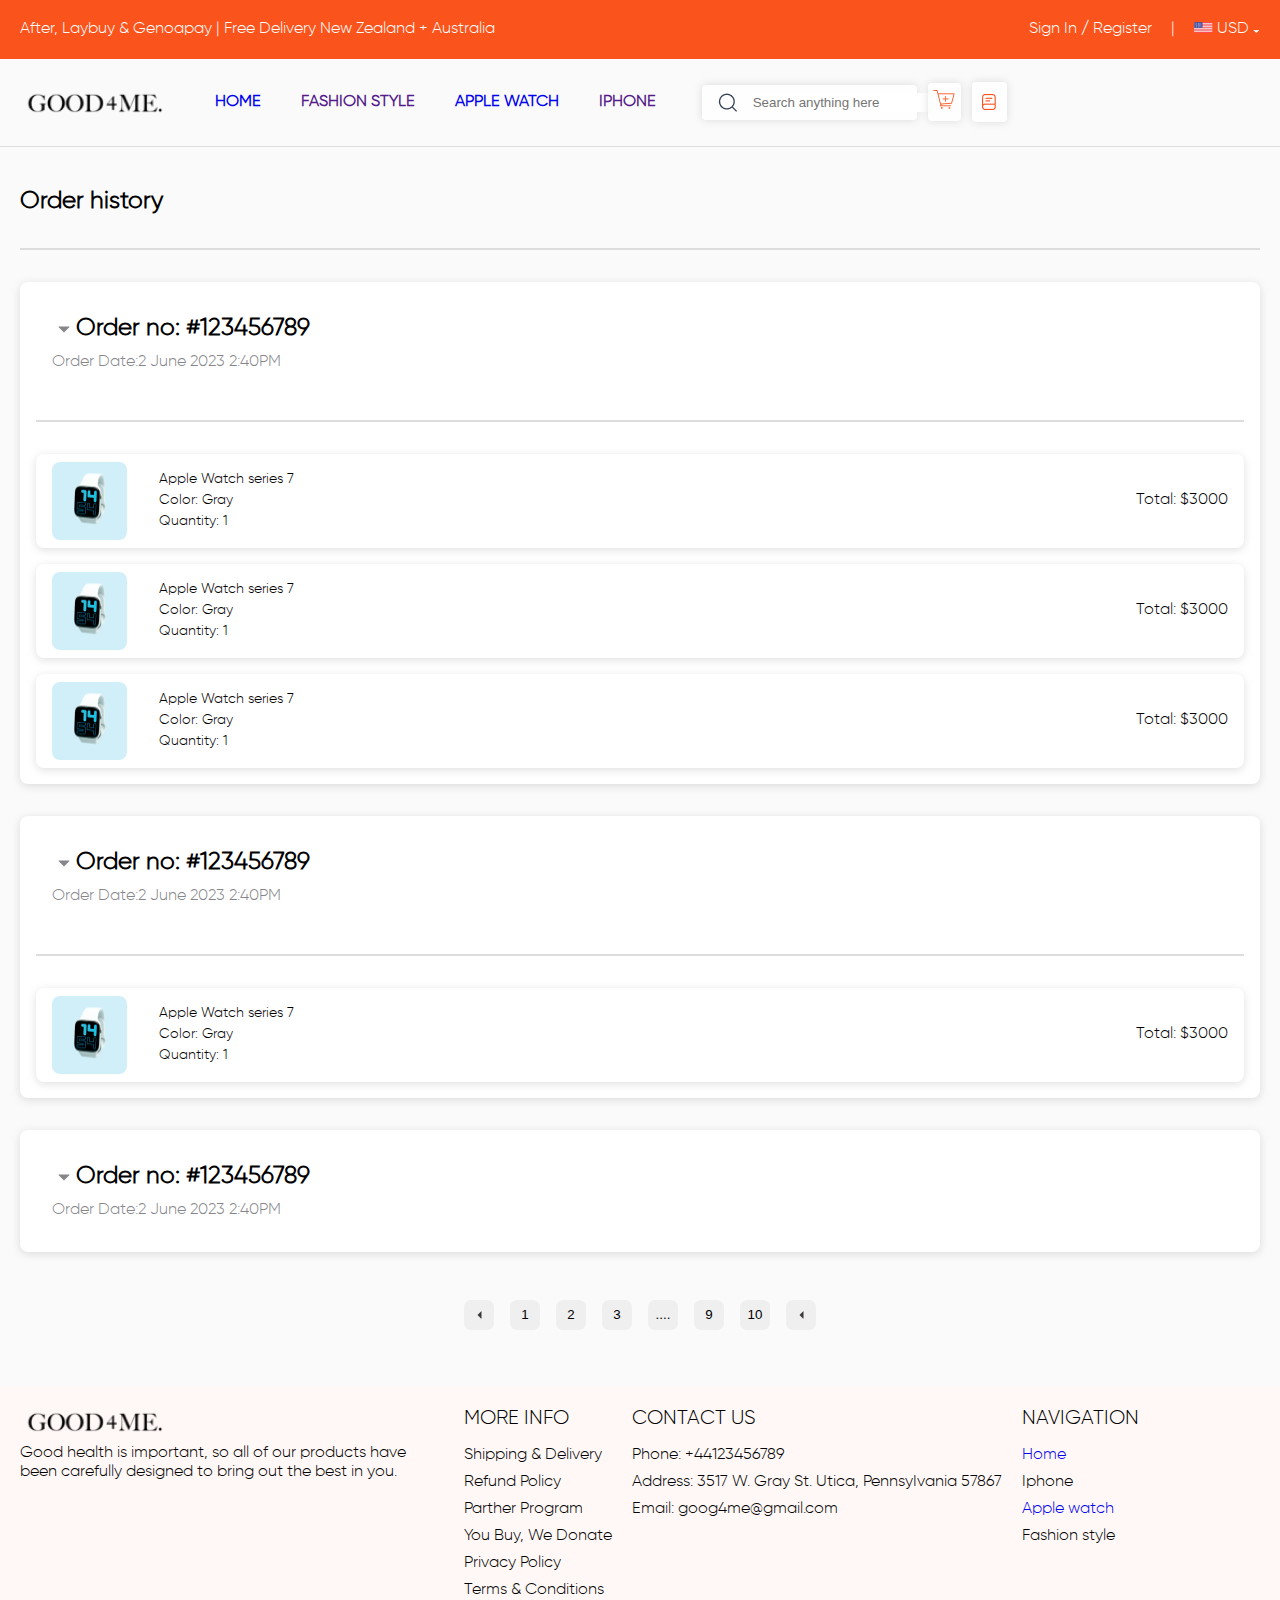
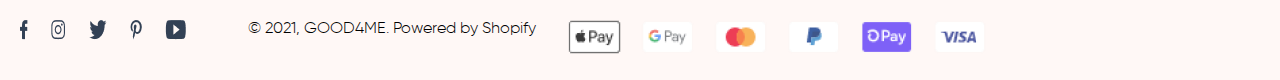
<file: hisOrder.html>
<!DOCTYPE html>
<html lang="en">
<head>
    <meta charset="UTF-8">
    <meta name="viewport" content="width=device-width, initial-scale=1.0">
    <title>Document</title>
    <link rel="stylesheet" href="styles.css">
    <link rel="stylesheet" href="hisOrder.css">
    <link rel="stylesheet" href="mycart.css">
    <link href='https://unpkg.com/boxicons@2.1.4/css/boxicons.min.css' rel='stylesheet'>
</head>
<body>
    <div class="header">
        <div class="header-wapper-top">
            <div class="container">
                <div class="headerTop">
                    <p class="container-title">
                        After, Laybuy & Genoapay | Free Delivery New Zealand + Australia
                    </p>
                    <div class="container-auth">
                        <a href="">Sign In</a>
                        <span>/</span>
                        <a href="">Register</a>
                        <span class="container-auth-gap"> | </span>
                        <img src="./image/Group 1.png" alt="">
                        <span>USD</span>
                        <a href="" class="muiten">
                            <img src="./image/Group.png" alt="">
                        </a>
                        
                    </div>
                </div>
            </div>
        </div>
        
        <div class="header-wapper-bottom">
            <div class="container">
                <div class="headerBottom">
                    <div class="logo">
                        <img src="./image/Logo_-_Good4Me_140x 1.png" alt="">
                    </div>
                    <nav class="nav-bar">
                        <ul>
                            <li class="nav-bar-item">
                                <a href="home.html">HOME</a>
                            </li>
                            <li class="nav-bar-item">
                                <a href="">FASHION STYLE</a>
                            </li>
                            <li class="nav-bar-item">
                                <a href="category.html">APPLE WATCH</a>
                            </li>
                            <li class="nav-bar-item">
                                <a href="">IPHONE</a>
                            </li>
                        </ul>
                    </nav>
                    
                    <div class="search">
                        <div class="search-item">
                            <img class="search-img" src="./image/Group (1).png" alt="">
                        
                            <input type="search" name="" id="" placeholder="Search anything here">
                        </div>

                        <a href="mycart.html" class="cart-icon">
                            <img src="./image/add-cart.png" alt="">
                        </a>
                        
                        <a href="payment.html" class="book-icon">
                            <img src="./image/🦆 icon _book_.png" alt="">
                        </a>
                    </div>
                        
                            
                    
                        
                </div>
            </div>
        </div>
    </div>

    <main>
        <section>
            <div class="container">
                <div class="cart-title">
                    <p>Order history</p>
                </div>

                <hr class="container-hr">

                <div class="his-order">
                    <div class="his-order-title">
                        <div class="his-order-title-item">
                            <img src="./image/order.png" alt="">
                            <p>Order no: #</p>
                            <p> 123456789</p>
                        </div>
                        <div class="his-order-title-item">
                            <span>Order Date: </span>
                            <span> 2 June 2023 2:40 </span>
                            <span> PM</span>
                        </div>
                        
                    </div>

                    <hr>

                    <div class="his-order-desc">
                        <div class="his-order-desc-item">
                            <img src="./image/unspla.png" alt="">
                            <div class="his-order-desc-item-text">
                                <span>Apple Watch series 7</span>
                                <span>Color: Gray</span>
                                <span>Quantity: 1</span>
                            </div>
                        </div>
                        <div class="his-order-desc-total">
                            <span>Total: </span>
                            <span>$3000</span>
                        </div>
                    </div>
                    <div class="his-order-desc">
                        <div class="his-order-desc-item">
                            <img src="./image/unspla.png" alt="">
                            <div class="his-order-desc-item-text">
                                <span>Apple Watch series 7</span>
                                <span>Color: Gray</span>
                                <span>Quantity: 1</span>
                            </div>
                        </div>
                        <div class="his-order-desc-total">
                            <span>Total: </span>
                            <span>$3000</span>
                        </div>
                    </div>
                    <div class="his-order-desc">
                        <div class="his-order-desc-item">
                            <img src="./image/unspla.png" alt="">
                            <div class="his-order-desc-item-text">
                                <span>Apple Watch series 7</span>
                                <span>Color: Gray</span>
                                <span>Quantity: 1</span>
                            </div>
                        </div>
                        <div class="his-order-desc-total">
                            <span>Total: </span>
                            <span>$3000</span>
                        </div>
                    </div>


                </div>
                <div class="his-order">
                    <div class="his-order-title">
                        <div class="his-order-title-item">
                            <img src="./image/order.png" alt="">
                            <p>Order no: #</p>
                            <p> 123456789</p>
                        </div>
                        <div class="his-order-title-item">
                            <span>Order Date: </span>
                            <span> 2 June 2023 2:40 </span>
                            <span> PM</span>
                        </div>
                        
                    </div>

                    <hr>

                    <div class="his-order-desc">
                        <div class="his-order-desc-item">
                            <img src="./image/unspla.png" alt="">
                            <div class="his-order-desc-item-text">
                                <span>Apple Watch series 7</span>
                                <span>Color: Gray</span>
                                <span>Quantity: 1</span>
                            </div>
                        </div>
                        <div class="his-order-desc-total">
                            <span>Total: </span>
                            <span>$3000</span>
                        </div>
                    </div>


                </div>
                <div class="his-order">
                    <div class="his-order-title">
                        <div class="his-order-title-item">
                            <img src="./image/order.png" alt="">
                            <p>Order no: #</p>
                            <p> 123456789</p>
                        </div>
                        <div class="his-order-title-item">
                            <span>Order Date: </span>
                            <span> 2 June 2023 2:40 </span>
                            <span> PM</span>
                        </div>
                        
                    </div>

                    


                </div>

                <div class="fashion-list">
                    <button><img src="./image/Icon.png" alt=""></button>
                    <button>1</button>
                    <button>2</button>
                    <button>3</button>
                    <button>....</button>
                    <button>9</button>
                    <button>10</button>
                    <button><img src="./image/Icon.png" alt=""></button>
                </div>
            </div>
        </section>
    </main>


    <footer>
        <div class="footer-container">
            <div class="footer-top">
                <div id="footer-top-width" class="footer-top-logo">
                    <img src="./image/Logo_-_Good4Me_140x 1.png" alt="">
                    <p>Good health is important, so all of our products have been carefully designed to bring out the best in you.</p>
                </div>
                <div id="footer-top-width" class="footer-top-more">
                    <p class="footer-top-more-title">MORE INFO</p>
                    <a>Shipping & Delivery</a>
                    <a>Refund Policy</a>
                    <a>Parther Program</a>
                    <a>You Buy, We Donate</a>
                    <a>Privacy Policy</a>
                    <a>Terms & Conditions</a>
                </div>
                <div id="footer-top-width" class="footer-top-more">
                    <p class="footer-top-more-title">CONTACT US</p>
                    <p>Phone: +44123456789</p>
                    <p>Address: 3517 W. Gray St. Utica, PennsyIvania 57867</p>
                    <p>Email: goog4me@gmail.com</p>
                </div>
                <div id="footer-top-width" class="footer-top-more">
                    <p class="footer-top-more-title">NAVIGATION</p>
                    <a href="home.html">Home</a>
                    <a>Iphone</a>
                    <a href="category.html">Apple watch</a>
                    <a>Fashion style</a>
                </div>
            </div>
        </div>
        <div class="footer-container">
            <div class="footer-bottom">
                <div class="footer-bottom-icon1">
                    <img src="./image/face.png" alt="">
                    <img src="./image/insta.png" alt="">
                    <img src="./image/twwiter.png" alt="">
                    <img src="./image/Group (2).png" alt="">
                    <img src="./image/youtobe.png" alt="">
                </div>
                <div class="footer-bottom-text">
                    <p>© 2021, GOOD4ME. Powered by Shopify</p>
                </div>
                <div class="footer-bottom-icon2">
                    <img src="./image/Screenshot-2021-01-26-at-2.46 1.png" alt="">
                </div>
            </div>
        </div>
    </footer>
</body>
</html>
</file>
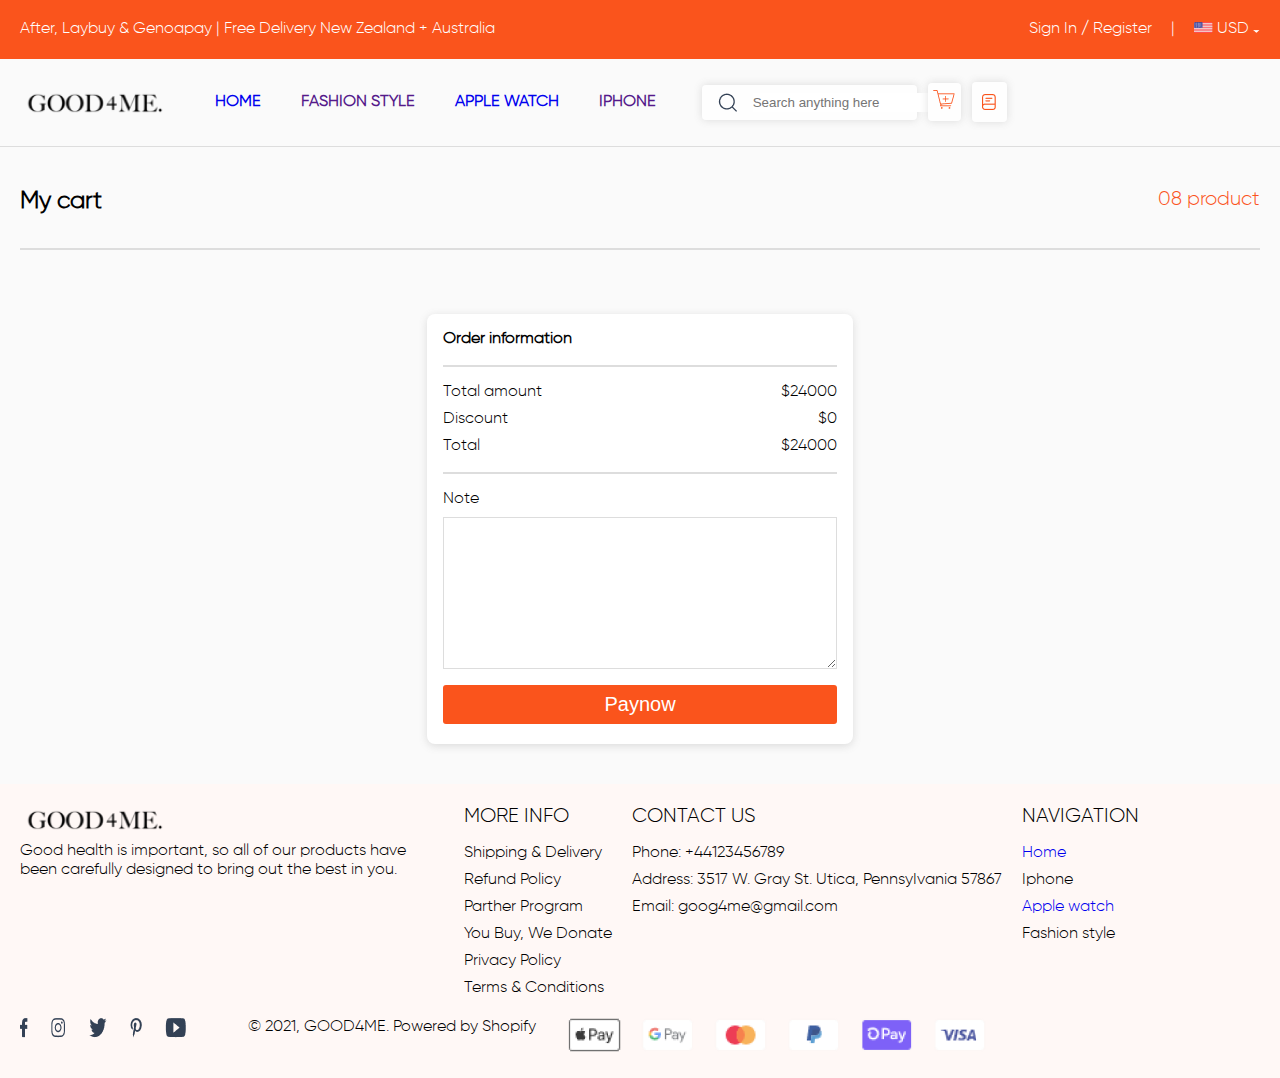
<file: mycart.html>
<!DOCTYPE html>
<html lang="en">
<head>
    <meta charset="UTF-8">
    <meta name="viewport" content="width=device-width, initial-scale=1.0">
    <title>Document</title>
    <link rel="stylesheet" href="styles.css">
    <link rel="stylesheet" href="mycart.css">
    <link href='https://unpkg.com/boxicons@2.1.4/css/boxicons.min.css' rel='stylesheet'>
</head>
<body>
    <div class="header">
        <div class="header-wapper-top">
            <div class="container">
                <div class="headerTop">
                    <p class="container-title">
                        After, Laybuy & Genoapay | Free Delivery New Zealand + Australia
                    </p>
                    <div class="container-auth">
                        <a href="">Sign In</a>
                        <span>/</span>
                        <a href="">Register</a>
                        <span class="container-auth-gap"> | </span>
                        <img src="./image/Group 1.png" alt="">
                        <span>USD</span>
                        <a href="" class="muiten">
                            <img src="./image/Group.png" alt="">
                        </a>
                        
                    </div>
                </div>
            </div>
        </div>
        
        <div class="header-wapper-bottom">
            <div class="container">
                <div class="headerBottom">
                    <div class="logo">
                        <img src="./image/Logo_-_Good4Me_140x 1.png" alt="">
                    </div>
                    <nav class="nav-bar">
                        <ul>
                            <li class="nav-bar-item">
                                <a href="home.html">HOME</a>
                            </li>
                            <li class="nav-bar-item">
                                <a href="">FASHION STYLE</a>
                            </li>
                            <li class="nav-bar-item">
                                <a href="category.html">APPLE WATCH</a>
                            </li>
                            <li class="nav-bar-item">
                                <a href="">IPHONE</a>
                            </li>
                        </ul>
                    </nav>
                    
                    <div class="search">
                        <div class="search-item">
                            <img class="search-img" src="./image/Group (1).png" alt="">
                        
                            <input type="search" name="" id="" placeholder="Search anything here">
                        </div>

                        <a href="mycart.html" class="cart-icon">
                            <img src="./image/add-cart.png" alt="">
                        </a>
                        
                        <a href="payment.html" class="book-icon">
                            <img src="./image/🦆 icon _book_.png" alt="">
                        </a>
                    </div>
                        
                            
                    
                        
                </div>

                
            </div>
        </div>
        
    </div>
    
    <main>
        <section>
            <div class="container">
                <div class="cart-title">
                    <p>My cart</p>
                    <span>08 product</span>
                </div>

                <hr class="container-hr">

                <div class="cart-item">
                    <div id="cart-box" class="cart-item-flexcolumn">

                        <!-- <div class="cart-item-box">
                            <div class="box-title">
                                <input type="checkbox" name="box-title" id="">
                                <img src="./image/unspla.png" alt="">
                                <div class="box-title-desc">
                                    <p>Apple Wtach Series</p>
                                    <span>Color: Gray</span>
                                </div>
                            </div>
                            <div class="box-price">
                                <p>$1500</p>
                                <div class="fashion-list">
                                    <button><img src="./image/Path 29.png" alt=""></button>
                                    <p>2</p>
                                    <button class="fashion-list-btn"><img src="./image/Path 30.png" alt=""></button>
                                </div>
                                <p>$3000</p>
                                <img src="./image/Group 10.png" alt="">
                            </div>
                        </div> -->

                    </div>
                        
                    <div class="cart-item-order">
                        <div class="item-order-title">
                            <p>Order information</p>
                        </div>
                        <hr>
                        <div class="item-order-desc">
                            <div class="item-order-desc-item">
                                <p>Total amount</p>
                                <p>$24000</p>
                            </div>
                            <div class="item-order-desc-item">
                                <p>Discount</p>
                                <p>$0</p>
                            </div>
                            <div class="item-order-desc-item">
                                <p>Total</p>
                                <p>$24000</p>
                            </div>
                        </div>

                        <hr>

                        <div class="item-order-desc">
                            <p>Note</p>
                            <textarea name="" id="" cols="80" rows="10"></textarea>
                        </div>
                        <div class="item-order-btn">
                            <button>Paynow</button>
                        </div>
                    </div>
                </div>
            </div>
        </section>
    </main>

    <footer>
        <div class="footer-container">
            <div class="footer-top">
                <div id="footer-top-width" class="footer-top-logo">
                    <img src="./image/Logo_-_Good4Me_140x 1.png" alt="">
                    <p>Good health is important, so all of our products have been carefully designed to bring out the best in you.</p>
                </div>
                <div id="footer-top-width" class="footer-top-more">
                    <p class="footer-top-more-title">MORE INFO</p>
                    <a>Shipping & Delivery</a>
                    <a>Refund Policy</a>
                    <a>Parther Program</a>
                    <a>You Buy, We Donate</a>
                    <a>Privacy Policy</a>
                    <a>Terms & Conditions</a>
                </div>
                <div id="footer-top-width" class="footer-top-more">
                    <p class="footer-top-more-title">CONTACT US</p>
                    <p>Phone: +44123456789</p>
                    <p>Address: 3517 W. Gray St. Utica, PennsyIvania 57867</p>
                    <p>Email: goog4me@gmail.com</p>
                </div>
                <div id="footer-top-width" class="footer-top-more">
                    <p class="footer-top-more-title">NAVIGATION</p>
                    <a href="home.html">Home</a>
                    <a>Iphone</a>
                    <a href="category.html">Apple watch</a>
                    <a>Fashion style</a>
                </div>
            </div>
        </div>
        <div class="footer-container">
            <div class="footer-bottom">
                <div class="footer-bottom-icon1">
                    <img src="./image/face.png" alt="">
                    <img src="./image/insta.png" alt="">
                    <img src="./image/twwiter.png" alt="">
                    <img src="./image/Group (2).png" alt="">
                    <img src="./image/youtobe.png" alt="">
                </div>
                <div class="footer-bottom-text">
                    <p>© 2021, GOOD4ME. Powered by Shopify</p>
                </div>
                <div class="footer-bottom-icon2">
                    <img src="./image/Screenshot-2021-01-26-at-2.46 1.png" alt="">
                </div>
            </div>
        </div>
    </footer>

    <script src="cart.js"></script>
</body>
</html>
</file>
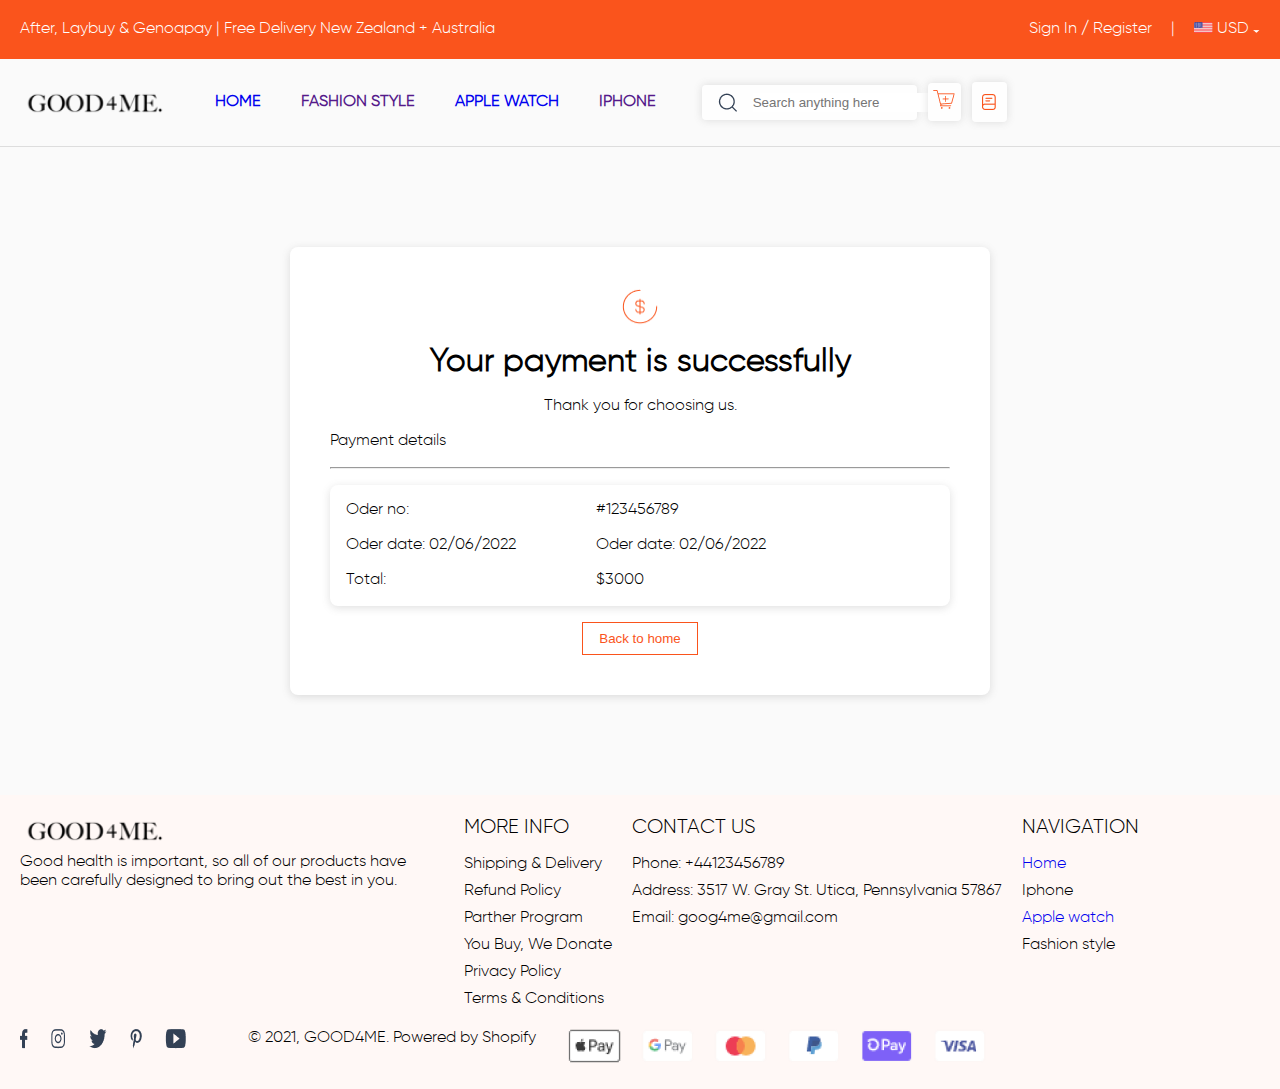
<file: payment.html>
<!DOCTYPE html>
<html lang="en">
<head>
    <meta charset="UTF-8">
    <meta name="viewport" content="width=device-width, initial-scale=1.0">
    <title>Document</title>
    <link rel="stylesheet" href="styles.css">
    <link rel="stylesheet" href="payment.css">
    <link href='https://unpkg.com/boxicons@2.1.4/css/boxicons.min.css' rel='stylesheet'>
</head>
<body>
    <div class="header">
        <div class="header-wapper-top">
            <div class="container">
                <div class="headerTop">
                    <p class="container-title">
                        After, Laybuy & Genoapay | Free Delivery New Zealand + Australia
                    </p>
                    <div class="container-auth">
                        <a href="">Sign In</a>
                        <span>/</span>
                        <a href="">Register</a>
                        <span class="container-auth-gap"> | </span>
                        <img src="./image/Group 1.png" alt="">
                        <span>USD</span>
                        <a href="" class="muiten">
                            <img src="./image/Group.png" alt="">
                        </a>
                        
                    </div>
                </div>
            </div>
        </div>
        
        <div class="header-wapper-bottom">
            <div class="container">
                <div class="headerBottom">
                    <div class="logo">
                        <img src="./image/Logo_-_Good4Me_140x 1.png" alt="">
                    </div>
                    <nav class="nav-bar">
                        <ul>
                            <li class="nav-bar-item">
                                <a href="home.html">HOME</a>
                            </li>
                            <li class="nav-bar-item">
                                <a href="">FASHION STYLE</a>
                            </li>
                            <li class="nav-bar-item">
                                <a href="category.html">APPLE WATCH</a>
                            </li>
                            <li class="nav-bar-item">
                                <a href="">IPHONE</a>
                            </li>
                        </ul>
                    </nav>
                    
                    <div class="search">
                        <div class="search-item">
                            <img class="search-img" src="./image/Group (1).png" alt="">
                        
                            <input type="search" name="" id="" placeholder="Search anything here">
                        </div>

                        <a href="" class="cart-icon">
                            <img src="./image/add-cart.png" alt="">
                        </a>
                        
                        <a href="payment.html" class="book-icon">
                            <img src="./image/🦆 icon _book_.png" alt="">
                        </a>
                    </div>
                        
                            
                    
                        
                </div>
            </div>
        </div>
    </div>

    <main>
        <section class="payment-container">
            <div class="payment">
                <div class="payment-logo">
                    <img src="./image/money-send.png" alt="" class="payment-logo-img">
                    <h1 class="payment-logo-title">
                        Your payment is successfully
                    </h1>
                    <p>Thank you for choosing us.</p>
                </div>
                <p>Payment details</p>
                    <hr>

                <div class="payment-details-container">
                    
                    

                    <div class="payment-details">
                        

                        <div class="payment-details-order">
                            <Span>Oder no:</Span>
                            <Span>Oder date: 02/06/2022</Span>
                            <Span>Total:</Span>
                        </div>
                        <div class="payment-details-order">
                            <Span>#123456789</Span>
                            <Span>Oder date: 02/06/2022</Span>
                            <Span>$3000</Span>
                        </div>
                    </div>
                </div>

                <div class="payment-logo">
                    <button>
                        Back to home
                    </button>
                </div>
                
            </div>

            
        </section>
    </main>

    <footer>
        <div class="footer-container">
            <div class="footer-top">
                <div id="footer-top-width" class="footer-top-logo">
                    <img src="./image/Logo_-_Good4Me_140x 1.png" alt="">
                    <p>Good health is important, so all of our products have been carefully designed to bring out the best in you.</p>
                </div>
                <div id="footer-top-width" class="footer-top-more">
                    <p class="footer-top-more-title">MORE INFO</p>
                    <a>Shipping & Delivery</a>
                    <a>Refund Policy</a>
                    <a>Parther Program</a>
                    <a>You Buy, We Donate</a>
                    <a>Privacy Policy</a>
                    <a>Terms & Conditions</a>
                </div>
                <div id="footer-top-width" class="footer-top-more">
                    <p class="footer-top-more-title">CONTACT US</p>
                    <p>Phone: +44123456789</p>
                    <p>Address: 3517 W. Gray St. Utica, PennsyIvania 57867</p>
                    <p>Email: goog4me@gmail.com</p>
                </div>
                <div id="footer-top-width" class="footer-top-more">
                    <p class="footer-top-more-title">NAVIGATION</p>
                    <a href="home.html">Home</a>
                    <a>Iphone</a>
                    <a href="category.html">Apple watch</a>
                    <a>Fashion style</a>
                </div>
            </div>
        </div>
        <div class="footer-container">
            <div class="footer-bottom">
                <div class="footer-bottom-icon1">
                    <img src="./image/face.png" alt="">
                    <img src="./image/insta.png" alt="">
                    <img src="./image/twwiter.png" alt="">
                    <img src="./image/Group (2).png" alt="">
                    <img src="./image/youtobe.png" alt="">
                </div>
                <div class="footer-bottom-text">
                    <p>© 2021, GOOD4ME. Powered by Shopify</p>
                </div>
                <div class="footer-bottom-icon2">
                    <img src="./image/Screenshot-2021-01-26-at-2.46 1.png" alt="">
                </div>
            </div>
        </div>
    </footer>
</body>
</html>
</file>
<file: styles.css>
*{
    box-sizing: border-box;
    margin: 0;
    padding: 0;
}

@font-face {
    font-family: Gilrory;
    src: url(./asset/gilroy/Gilroy-Light.ttf);
}
@font-face {
    font-family: GilroryNho;
    src: url(./asset/gilroy/Gilroy-Thin.ttf);
}
@font-face {
    font-family: GilroryBold;
    src: url(./asset/gilroy/Gilroy-Regular.ttf);
}

body{
    font-family:'Gilrory';
    font-size: 16px;
}

a{
    text-decoration: none;
}
a:hover{
    color: red;
}

ul li{
    list-style: none;
    display: inline-block;
}

.container{
    max-width: 1283.32px;
    margin: 0 auto;
}


.header-wapper-top{
    background-color: #fa541c;

}
.header .headerTop{
    padding: 16px 0;
    line-height: 27.2px;
    display: flex;
    color: white;
    justify-content: space-between;
    
}
.header .headerTop .container-auth .container-auth-gap{
    padding: 0 15px;
}
.header .headerTop .container-auth{
    text-align: center;
}
.header .headerTop .container-auth .muiten{
    width: 6px;
    
}
.headerTop a{
    color: white;
}



.header-wapper-bottom{
    background-color: #fafafa;
    border-bottom: 1px solid #dddddd;
}
.headerBottom{
    display: flex;
    padding: 20.16px 0;
    align-items: center;
    gap: 185.86px;
    
}
.headerBottom .logo{
    padding: 8px 0 0 0;
}
.headerBottom .nav-bar{
    font-weight: 400;
    color: white;
    display: flex;
    justify-content: center;
 
    gap: 20px;
}
.headerBottom .nav-bar ul{
    display: flex;
    gap: 40px;
}
.headerBottom .nav-bar .nav-bar-item{
    font-family: 'Gilrory';
    color: #3D3737;
    font-weight: bold;
}

.headerBottom .search{
    align-items: center;
    display: flex;
    max-width: 295px;
    gap: 11px;
}
.headerBottom .search .search-item .search-img{
    width: 24px;
}
.headerBottom .search .search-item{
    width: 215px;
    gap: 16px;
    display: flex;
    padding: 8px 16px;
    box-shadow: rgba(99, 99, 99, 0.2) 0px 0px 8px 0px;
    border-radius: 4px;
    background-color: #fefefe;
}
.headerBottom .search .cart-icon{
    max-width: 40px;
    /* padding: 7px 6.32px 5.67px 5.67px; */
    box-shadow: rgba(99, 99, 99, 0.2) 0px 0px 8px 0px;
    border-radius: 4px;
    background-color: #fefefe;
}
.headerBottom .search .book-icon{
    max-width: 40px;
  max-height: 40px;
  padding: 12px 11px 6px 10.23px;
  box-shadow: rgba(99, 99, 99, 0.2) 0px 0px 8px 0px;
  border-radius: 4px;
  background-color: #fefefe;
    
}
.headerBottom .search .search-item input{
    outline: none;
    border: none;
   

    
}



.trending{
    background-color: #fff1f0;
    
}
.trending .container-trending{
    max-width: 1120.25px;
    margin: 0 auto;
    display: flex;
}
.trending .trending-poduct{
    padding: 153.98px 175.25px 153.98px 0;
}
.trending .trending-poduct .trending-product-title{
    
    max-width: 648px;
    font-size: 32px;
    color: #fa541c;
}
.trending .trending-poduct .trending-product-desc{
    padding: 24px 0;
    font-size: 24px;
}
.trending .trending-poduct .trending-product-price{
    padding: 0 0 24px 0;
    font-size: 24px;
}



.btn-cart{
    max-width: 156px;
    padding: 4px 16px;
    display: flex;
    text-align: center;
    gap: 8px;
    background-color: #fa541c;
    
}
.btn-cart .btn{
    border: none;
    outline: none;
    color: #fff;
    background-color: #fa541c;
}

.trending .trending-image{
    height: 480px;
    
}


.product{
    background-color: #fafafafa;
}
.container-product{
    max-width: 1120.25px;
    margin: 0 auto;
}
.fashion .fashion-title{
    font-size: 32px;
    padding: 40px 0;
    position: relative;
}
.fashion .fashion-hr .fashion-title p::before{
    position: absolute;
    content: "";
    width: 128px;
    height: 3px;
    background-color: #FA541C;
    top: 50%;
    left: 0px;
}

.fashion .fashion-item{
    display: flex;
    flex-direction: row;
    flex-wrap: wrap;
    gap: 3.2%;
    width: 100%;
    
}
.fashion .fashion-item .fashion-item-box{
    width: 48.4%;
    padding: 25px 149px 50px 50px;
    background-color: #ffffff;
    position: relative;
    margin-bottom: 3.2%;
    box-shadow: rgba(99, 99, 99, 0.2) 0px 2px 8px 0px;
    border-radius: 8px;
}
.fashion .fashion-item .fashion-item-box .fashion-item-box-img{
    position: absolute;
    bottom: 5%;
    left: 47%;
    max-width: 289px;
}
.fashion .fashion-item .fashion-item-box .fashion-item-box-img img{
    object-fit: contain;
    width: 100%;
    height: 100%;
}
.fashion .fashion-item .fashion-item-box .fashion-item-box-title{
    font-size: 24px;
}
.fashion .fashion-item .fashion-item-box .fashion-item-box-title span{
    font-family: 'GilroryNho';
}

.fashion .fashion-item .fashion-item-box .fashion-item-box-desc{
    max-width: 345px;
    padding: 12px 0;
    
}
.fashion .fashion-item .fashion-item-box .fashion-item-box-price{
    
    padding-bottom: 12px;
    
}


.fashion .apple-item{
    display: flex;
    flex-direction: row;
    flex-wrap: wrap;
    gap: 3.2%;
    
}
.fashion .apple-item .apple-item-box{
    width: 48.4%;
    padding: 8px 16px 8px 6px;
    background-color: #ffffff;
    margin-bottom: 3.2%;
    box-shadow: rgba(99, 99, 99, 0.2) 0px 2px 8px 0px;
    border-radius: 8px;
    display: flex;
    gap: 10px;
}
.fashion .apple-item .apple-item-box .app-item-box-image{
    background-color: #eef9fd;
    max-width: 245px;
    border-radius: 8px;
}

.fashion .apple-item .apple-item-box .apple-item-box-info{
    display: flex;
    flex-direction: column;
    gap: 16px;
    padding: 18.5px 0;
    flex: 1;
}

.fashion .apple-item .apple-item-box .apple-item-box-info .apple-item-box-info-name{
    display: flex;
    justify-content: space-between;
    gap: 42px;
    font-family: 'Gilroy-Light';
}
.fashion .apple-item .apple-item-box .apple-item-box-info .apple-item-box-info-name button{
    font-size: 10px;
    border: 1px solid #fff;
    padding: 4px 8px;
    border-radius: 10px;
    color: #FA541C;
    background-color: #f6ffed;
    box-shadow: rgba(99, 99, 99, 0.2) 0px 2px 8px 0px;
    max-height: 24px;
}
.fashion .apple-item .apple-item-box .apple-item-box-info .apple-item-box-info-desc{
    line-height: 27.2px;
}

.fashion .apple-item .apple-item-box .apple-item-box-info .apple-item-box-info-color {
    display: flex;
    align-items: center;
    /* text-align: center; */
}
.fashion .apple-item .apple-item-box .apple-item-box-info .apple-item-box-info-color .apple-item-radio{
    display: flex;
    margin: 0 auto;
    gap: 6.4px;
    background-color: #ededed;
    border: #ededed 1px solid;
    border-radius: 30px;
    padding: 7px 6px;
    max-width: 119px;
}
.fashion .apple-item .apple-item-box .apple-item-box-info .apple-item-box-info-color .apple-item-radio input{
    width: 16.9px;
    height: 16.9px;
}

.fashion .apple-item .apple-item-box .apple-item-box-info .apple-item-box-info-remaining span{
    color: #FA541C;
}

.fashion .apple-item .apple-item-box .apple-item-box-info .apple-item-box-info-price{
    font-family: 'Gilroy-Light';
    font-size: 20px;
    display: flex;
    justify-content: space-between;

}
.fashion .apple-item .apple-item-box .apple-item-box-info .apple-item-box-info-price button{
    padding: 7px 5.67px 6.23px 5px;
    background-color: #FA541C;
    border: none;
    border-radius: 4px;
    color: white;
    height: 32px;
    width: 32px;
}

/* input[type='radio']:after {
    width: 15px;
    height: 15px;
    border-radius: 15px;
    top: -2px;
    left: -1px;
    position: relative;
    background-color: #d1d3d1;
    content: '';
    display: inline-block;
    visibility: visible;
    border: 2px solid white;
}

input[type='radio']:checked:after {
    width: 15px;
    height: 15px;
    border-radius: 15px;
    top: -2px;
    left: -1px;
    position: relative;
    background-color: #ffa500;
    content: '';
    display: inline-block;
    visibility: visible;
    border: 2px solid white;
} */


.see-more{
    margin: 43px 0;
    text-align: center;
}
.see-more a{
    border: 1px solid #fa541c;
    padding: 8px 16px;
    position: relative;
    border-radius: 8px;
    
}
.see-more a::before{
    position: absolute;
    content: "";
    width: 472px;
    height: 1px;
    background-color: #FA541C;
    top: 50%;
    left: 133px;
}
.see-more a::after{
    position: absolute;
    content: "";
    width: 472px;
    height: 1px;
    background-color: #FA541C;
    top: 50%;
    right: 133px;
}



footer{
    background-color: #FFF8F6;
}
.footer-container{
    max-width: 1360.25px;
    margin: 0 auto;
    padding: 24px 0;
}

.footer-container .footer-top{
    display: flex;
    gap: 40px;
}
.footer-container .footer-top-more{
    display: flex;
    flex-direction: column;
    gap: 8px;
}
.footer-container .footer-top-more .footer-top-more-title{
    padding-bottom: 8px;
    font-size: 20px;
}

.footer-container .footer-top .footer-top-logo{
    max-width: 424.25px;
    
}

.footer-container .footer-bottom{
    display: flex;
}
.footer-container .footer-bottom .footer-bottom-text{
    padding: 0 52px 0 332px;

}

.footer-container .footer-bottom .footer-bottom-icon1 img{
    padding-right: 19.34px;
}



@media screen and (max-width: 768px) {
    .container-title , .headerBottom .nav-bar {
        display: none;
         
    }
    
    body{
        font-size: 14px;
    }
    .header .headerTop{
        display: inline;
        text-align: center;
    }
    .headerBottom {
        display: flex;
        flex-direction: column;
        gap: 28px;
    }
    .headerBottom .nav-bar{
        font-size: 11px;
    }
    .fashion .apple-item .apple-item-box .app-item-box-image {
         max-width: 181px;
          height: 250px;
    }

    .trending .container-trending{
        display: inline;
        margin: 0 auto;
        text-align: center;
    }
    .trending .trending-poduct{
        padding: 27.98px 27px;
    
    }
    .trending .trending-poduct .trending-product-title{
        font-size: 30px;
    }
    .trending .trending-poduct .trending-product-desc{
        font-size: 22px;
    }
    .trending .trending-poduct .trending-product-price{
        font-size: 22px;
    }
    .trending .trending-poduct .btn-cart{
        margin: 0 auto;
    }

    

    .fashion .fashion-item{
        flex-direction: column;
        margin: 0 auto;
        gap: 20px;
        /* text-align: center; */
    }
    .fashion .fashion-title{
        text-align: center;
    }
    .fashion .fashion-item .fashion-item-box{
        width: 100%;
    }
    .fashion .fashion-item .fashion-item-box .fashion-item-box-img{
        max-width: 35%;
        bottom: 35%;
    }

    .fashion .fashion-item .fashion-item-box .fashion-item-box-desc {
        max-width: 120%;
    }

    .fashion .fashion-item .fashion-item-box .btn-cart{
        margin: 0;
    }


    .see-more a::before{
        max-width: 70%;
    }
    .see-more a::after{
        max-width: 70%;
    }

    .fashion .apple-item .apple-item-box{
        width: 100%;
    }
    .fashion .apple-item .apple-item-box .app-item-box-image img{
        object-fit: contain;
        width: 100%;
         height: 100%;
    }


    .footer-container{
        padding: 20px;
    }
    #footer-top-width{
        width: 90%;
        /* margin: 0 auto;
        max-width: 425px; */
    }
    .footer-container .footer-top{
        flex-wrap: wrap;
    }
    .footer-container .footer-bottom .footer-bottom-text{
        display: none;
    }

    .footer-container .footer-bottom {
        width: 100%;
        gap: 20px;
        flex-wrap: wrap;
    }
    .footer-container .footer-bottom .footer-bottom-icon2 img{
        width: 90%;
    }

}

@media screen and (max-width: 996px) {
    .headerBottom .nav-bar{
        display: none;
        
    }
    .headerBottom{
        justify-content: center;
        
    }
    
    .fashion .fashion-item .fashion-item-box .fashion-item-box-img{
        width: 20%;
        left: 65%;
    }
    .fashion .fashion-item{
        padding: 0 20px 30px 20px;
    }
    .fashion .fashion-item .fashion-item-box{
        margin: 0 auto;
        width: 100%;
    }

    .see-more a::before{
        max-width: 80%;
    }
    .see-more a::after{
        max-width: 80%;

    }

    .fashion .apple-item .apple-item-box{
        width: 100%;
    }

}

@media screen and (max-width: 1018px) {

    .headerBottom .nav-bar{
        font-size: 13px;
    }
}

@media screen and (max-width: 1367px) {
    .headerBottom{
        gap: 45.86px;
        
    }

    .trending .trending-poduct{
        padding: 153.98px 105.25px 153.98px 50px;
    }
    .fashion .fashion-item .fashion-item-box .fashion-item-box-img{
        width: 50%;
    }

    .container{
        padding: 0 20px;
    }

    .container-product{
        padding: 0 20px;
    }

    .see-more a::before{
        width: 372px;
    }
    .see-more a::after{
        width: 372px;
    }

    
    .fashion .apple-item .apple-item-box .apple-item-box-info .apple-item-box-info-name{
        width: 100%;
    }


    .footer-container .footer-top{
        gap: 20px;
        padding-top: 20px;
    }
    .footer-container .footer-bottom{
        padding: 20px 0;
    }
    .footer-container .footer-bottom .footer-bottom-text{
        padding: 0 32.25px 0 42px;
    }
    .footer-container{
        padding: 0 20px;
    }



    .cart-item{
        align-items: center;
        flex-direction: column;
    }
    .cart-item .cart-item-flexcolumn{
        
        max-width: 100%;
    }

    
}
</file>
<file: category.css>
main{
    background-color: #fafafa;
}

.category-container{
    display: flex;
    max-width: 1180.25px;
    margin: 0 auto;
    
    gap: 16px;
}

.category-filter{
    max-width: 295px;
    display: flex;
    flex-direction: column;
    gap: 24px;
    padding: 16px 21px 30px 16px;
    margin-top: 40px;
    border-radius: 8px;
    background-color: #ffffff;
    max-height: 780px;
}
.category-filter hr{
    color: #eeeeee;
    width: 263px;
    height: 1px;
    border-radius: 2px;
}
.category-filter .category-filter-title{
    display: flex;
    flex-direction: row;
    gap: 8px;
    
}
.category-filter .category-filter-search{
    display: flex;
    flex-direction: column;
    gap: 16px;
}
.category-filter .category-filter-search input{
    border: none;
    outline: none;
    border-radius: 12px;
    padding: 17px 16px;
    background-color: #fafafa;
}
.category-filter .category-filter-search .category-filter-search-hint{
    font-size: 10px;
    display: flex;
    gap: 8px;
    max-width: 260px;
}
.category-filter .category-filter-search .category-filter-search-hint .category-filter-search-hint-btn{
    border-radius: 12px;
    padding: 4px 12px;
    background-color: #fafafa;
    color: #fa541c;
    gap: 4px;
    max-width: 81px;
}
.category-filter .category-filter-search .category-filter-search-hint .category-filter-search-hint-btn button{
    border: none;
    outline: none;
}
.category-filter .category-filter-search .category-filter-search-hint .category-filter-search-hint-btn span{
    
    max-width: 4px;
}


.category-filter .category-filter-apple{
    display: flex;
    flex-direction: column;
    gap: 16px;
}

.category-filter .category-filter-price .category-filter-price-from{
    padding-top: 16px;
}
.category-filter .category-filter-price .category-filter-price-from input{
    width: 60px;
    height: 40px;
    margin-right: 16px;
    border: 1px solid #e5e5e5;
    border-radius: 8px;
}
.category-filter .category-filter-price .category-filter-price-from span{
    margin-right: 8px;
}



.fashion {
    max-width: 969px;
    background-color: #fafafa;
}

.fashion .fashion-list{
    display: flex;
    justify-content: center;
    gap: 8px;
    margin-bottom: 40px ;
}
.fashion .fashion-list button{
    width: 30px;
    height: 30px;
    padding: 6px 3px;
    border: none;
    outline: none;
    border-radius: 7px;
}



@media (max-width: 768px) {
    .category-filter{
        display: none;
    }

    
}

@media (min-width: 992px) and (max-width: 1367px){
    .fashion .apple-item .apple-item-box{
        width: 100%;
    }
}
</file>
<file: hisOrder.css>
.fashion-list{
    justify-content: center;
    padding: 16px 0;
}

.his-order{
    display: flex;
    flex-direction: column;
    gap: 16px;
    padding: 16px;
    background-color: #ffffff;
    box-shadow: rgba(99, 99, 99, 0.2) 0px 2px 8px 0px;
    border-radius: 8px;
    margin-bottom: 32px;
}
.his-order hr{
    margin: 16px 0;
}
.his-order .his-order-title{
    display: flex;
    flex-direction: column;
    gap: 10px;
    padding: 16px;
}
.his-order .his-order-title .his-order-title-item{
    display: flex;
    align-items: center;
}
.his-order .his-order-title .his-order-title-item p{
    font-weight: bold;
    font-size: 24px;
}
.his-order .his-order-title .his-order-title-item span{
    color: #85858A;
}

.his-order .his-order-desc{
    display: flex;
    justify-content: space-between;
    padding: 8px 16px;
    box-shadow: rgba(99, 99, 99, 0.2) 0px 2px 8px 0px;
    border-radius: 8px;
    align-items: center;
}
.his-order .his-order-desc .his-order-desc-item img{
    border-radius: 8px;
    background-color: #d1eff9;
}
.his-order .his-order-desc .his-order-desc-item{ 
    display: flex;
    gap: 32px;
}

.his-order .his-order-desc .his-order-desc-item .his-order-desc-item-text{
    display: flex;
    flex-direction: column;
    gap: 4px;
    padding: 9.5px 0;
    font-size: 14px;
}

@media screen and (max-width: 470px) {
    .his-order .his-order-desc .his-order-desc-total{
        display: none;
    }
}
</file>
<file: mycart.css>
.fashion-list{
    display: flex;
    align-items: center;
    gap: 16px;
}
.fashion-list .fashion-list-btn {
    background-color: #3d3737;
}
.fashion-list button{
    width: 30px;
    height: 30px;
    padding: 6px 3px;
    border: none;
    outline: none;
    border-radius: 7px;
}
hr, textarea{
    border: 1px solid #dddddd;
}
body{
    background-color: #fafafa;
}
section{
    padding: 40px 0;
}
.container .container-hr{
    margin: 32px 0;
}
.cart-title{
    display: flex;
    justify-content: space-between;
}
.cart-title p{
    font-weight: bold;
    font-size: 24px;
}
.cart-title span{
    font-size: 20px;
    color: #FA541C;
}


.cart-item{
    display: flex;
    gap: 32px;
    /* margin: 0px 0 40px 0; */
}
.cart-item .cart-item-flexcolumn{
    display: flex;
    flex-direction: column;
    gap: 16px;
    max-width: 840px;
}
.cart-item .cart-item-box{
    background-color: #ffffff;
    box-shadow: rgba(99, 99, 99, 0.2) 0px 2px 8px 0px;
    border-radius: 8px;
    padding: 8px 16px;
    display: flex;
    gap: 79px;
}

.cart-item .cart-item-order{
    max-width: 408px;
}
.cart-item .cart-item-box p{
    font-weight: bold;
}
.cart-item .cart-item-box .box-title{
    display: flex;
    align-items: center;
    gap: 16px;
}
.cart-item .cart-item-box .box-title img{
    max-width: 100px;
    object-fit: contain;
}
.cart-item .cart-item-box .box-title .box-title-desc{
    display: flex;
    flex-direction: column;
    gap: 4px;
}
.cart-item .cart-item-box .box-title .box-title-desc span{
    font-size: 14px;
    color: #85858A;
}

.cart-item .cart-item-box .box-price{
    display: flex;
    align-items: center;
    gap: 79px;
}
.cart-item .cart-item-box .remove-cart{
    outline: none;
    border: none;
    background-color: #fefefe;
}


.cart-item .cart-item-order{
    padding: 16px;
    max-width: 426px;
    display: flex;
    flex-direction: column;
    gap: 16px;
    background-color: #ffffff;
    box-shadow: rgba(99, 99, 99, 0.2) 0px 2px 8px 0px;
    border-radius: 8px;
    height: 430px;
}
.cart-item .cart-item-order .item-order-title p{
    font-weight: bold;
}
.cart-item .cart-item-order .item-order-desc{
    display: flex;
    flex-direction: column;
    gap: 8px;
}
.cart-item .cart-item-order .item-order-desc .item-order-desc-item{
    display: flex;
    justify-content: space-between;
}

.cart-item .cart-item-order .item-order-btn button{
    padding: 8px 16px;
    background-color: #FA541C;
    color: #ffffff;
    width: 100%;
    border: none;
    font-size: 20px;
    border-radius: 3px;
}


@media screen and (max-width: 766px) {
    .cart-item .cart-item-box .box-price{
        gap: 5px;
    }

    .cart-item .cart-item-box .box-title .box-title-desc{
        display: none;
    }
    .cart-item .cart-item-box .box-title{
        
        gap: 0px;
    }
    
    .cart-item .cart-item-box {
        gap: 0px;
    }


    .cart-item .cart-item-order{
        max-width: 326px;
    }
}

/* @media screen and (max-width: 1367px) {
    .cart-item{
        align-items: center;
        flex-direction: column;
    }
    .cart-item .cart-item-flexcolumn{
        
        max-width: 100%;
    }
} */
</file>
<file: payment.css>
main{
    background-color: #fafafa;
    padding: 100.09px 0;
}

.payment-container{
    max-width: 700px;
    margin: 0 auto;
    background-color: #ffffff;
    padding: 40px;
    border-radius: 8px;
    box-shadow: rgba(99, 99, 99, 0.2) 0px 2px 8px 0px;
}

.payment{
    gap: 16px;
    display: flex;
    flex-direction: column;
    
}
.payment .payment-logo{
    justify-content: center;
    display: flex;
    align-items: center;
    gap: 16px;
    flex-direction: column;
}
.payment .payment-logo img{
    /* object-fit: cover;
    width: 100%; */
    width: 40px;
    height: 40px;
}

.payment .payment-details{
    

    display: flex;
    gap: 80px;
}

.payment .payment-details-container{
    padding: 16px;
    box-shadow: rgba(99, 99, 99, 0.2) 0px 2px 8px 0px;
    border-radius: 8px;
}
.payment .payment-details .payment-details-order{
    display: flex;
    flex-direction: column;
    gap: 16px;
}

.payment .payment-logo button{
    padding: 8px 16px;
    background-color: #ffffff;
    color: #FA541C;
    border: #FA541C 1px solid;
}
</file>
